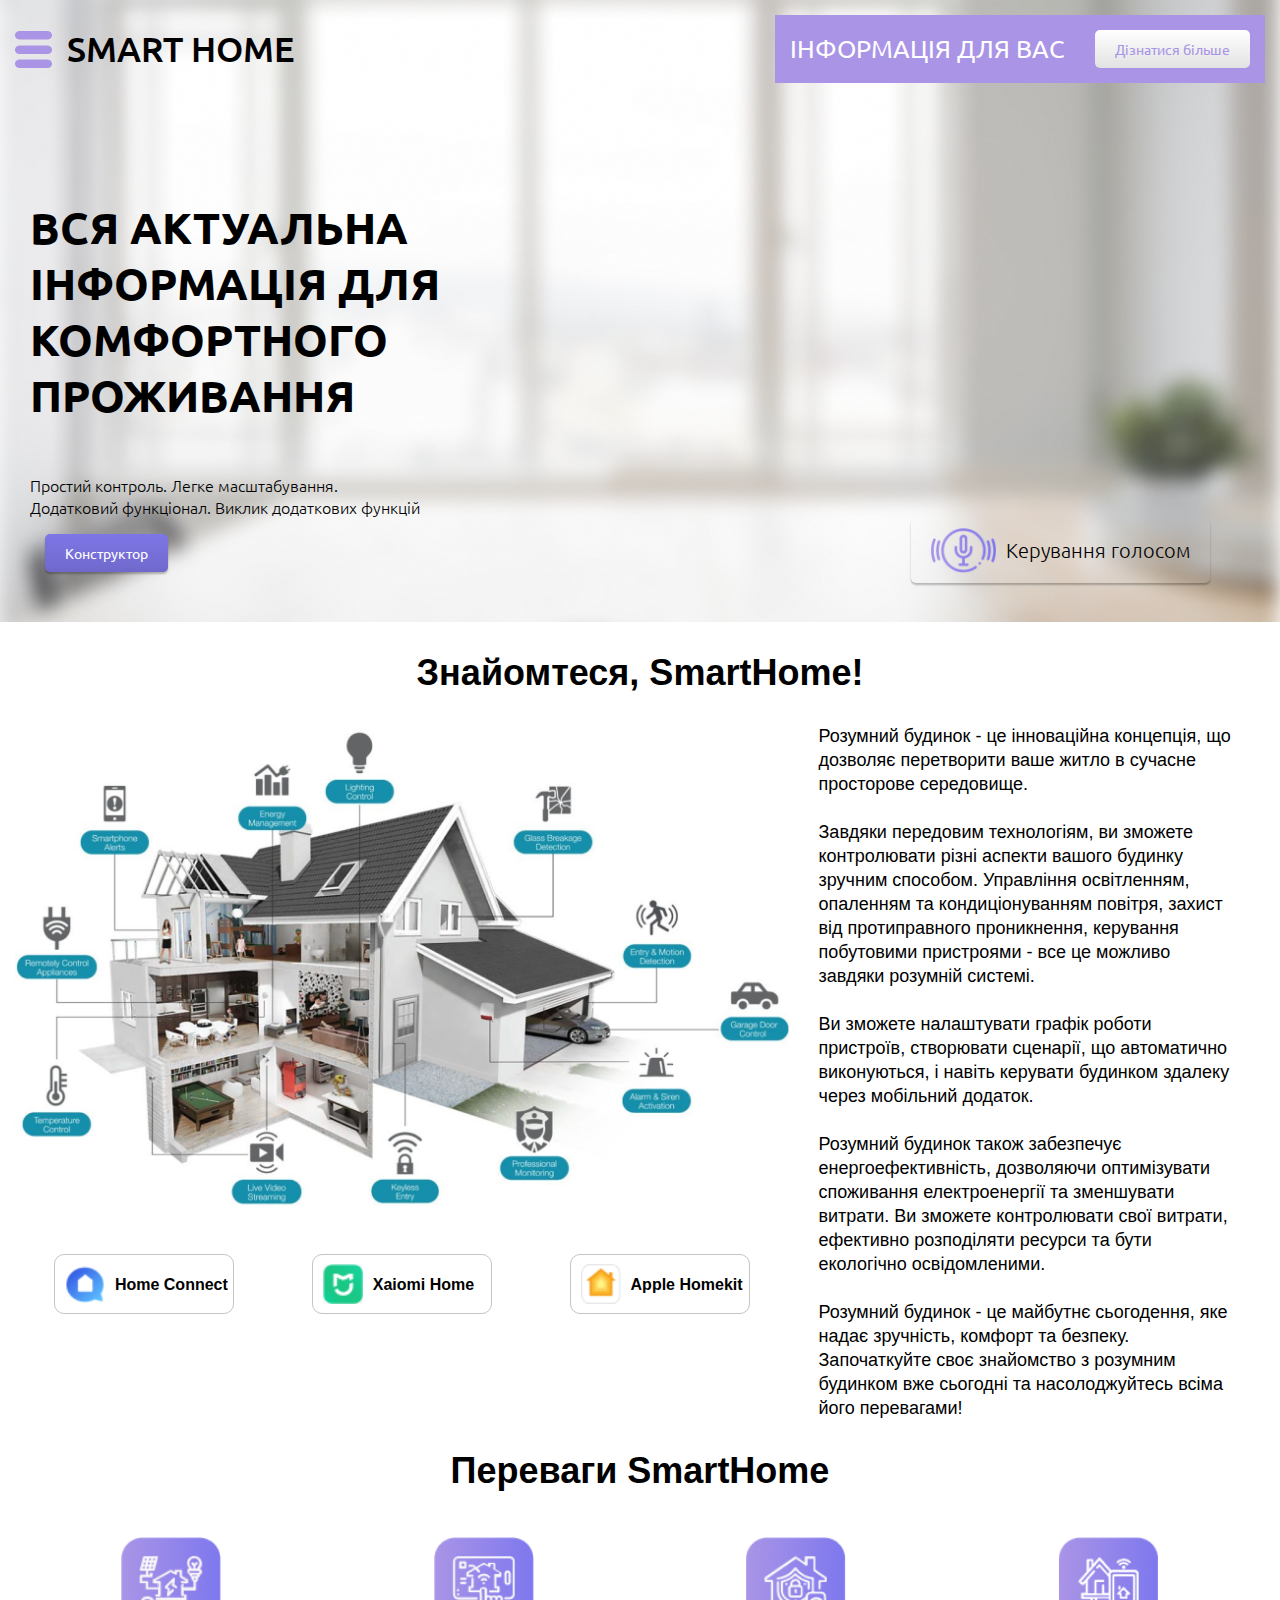
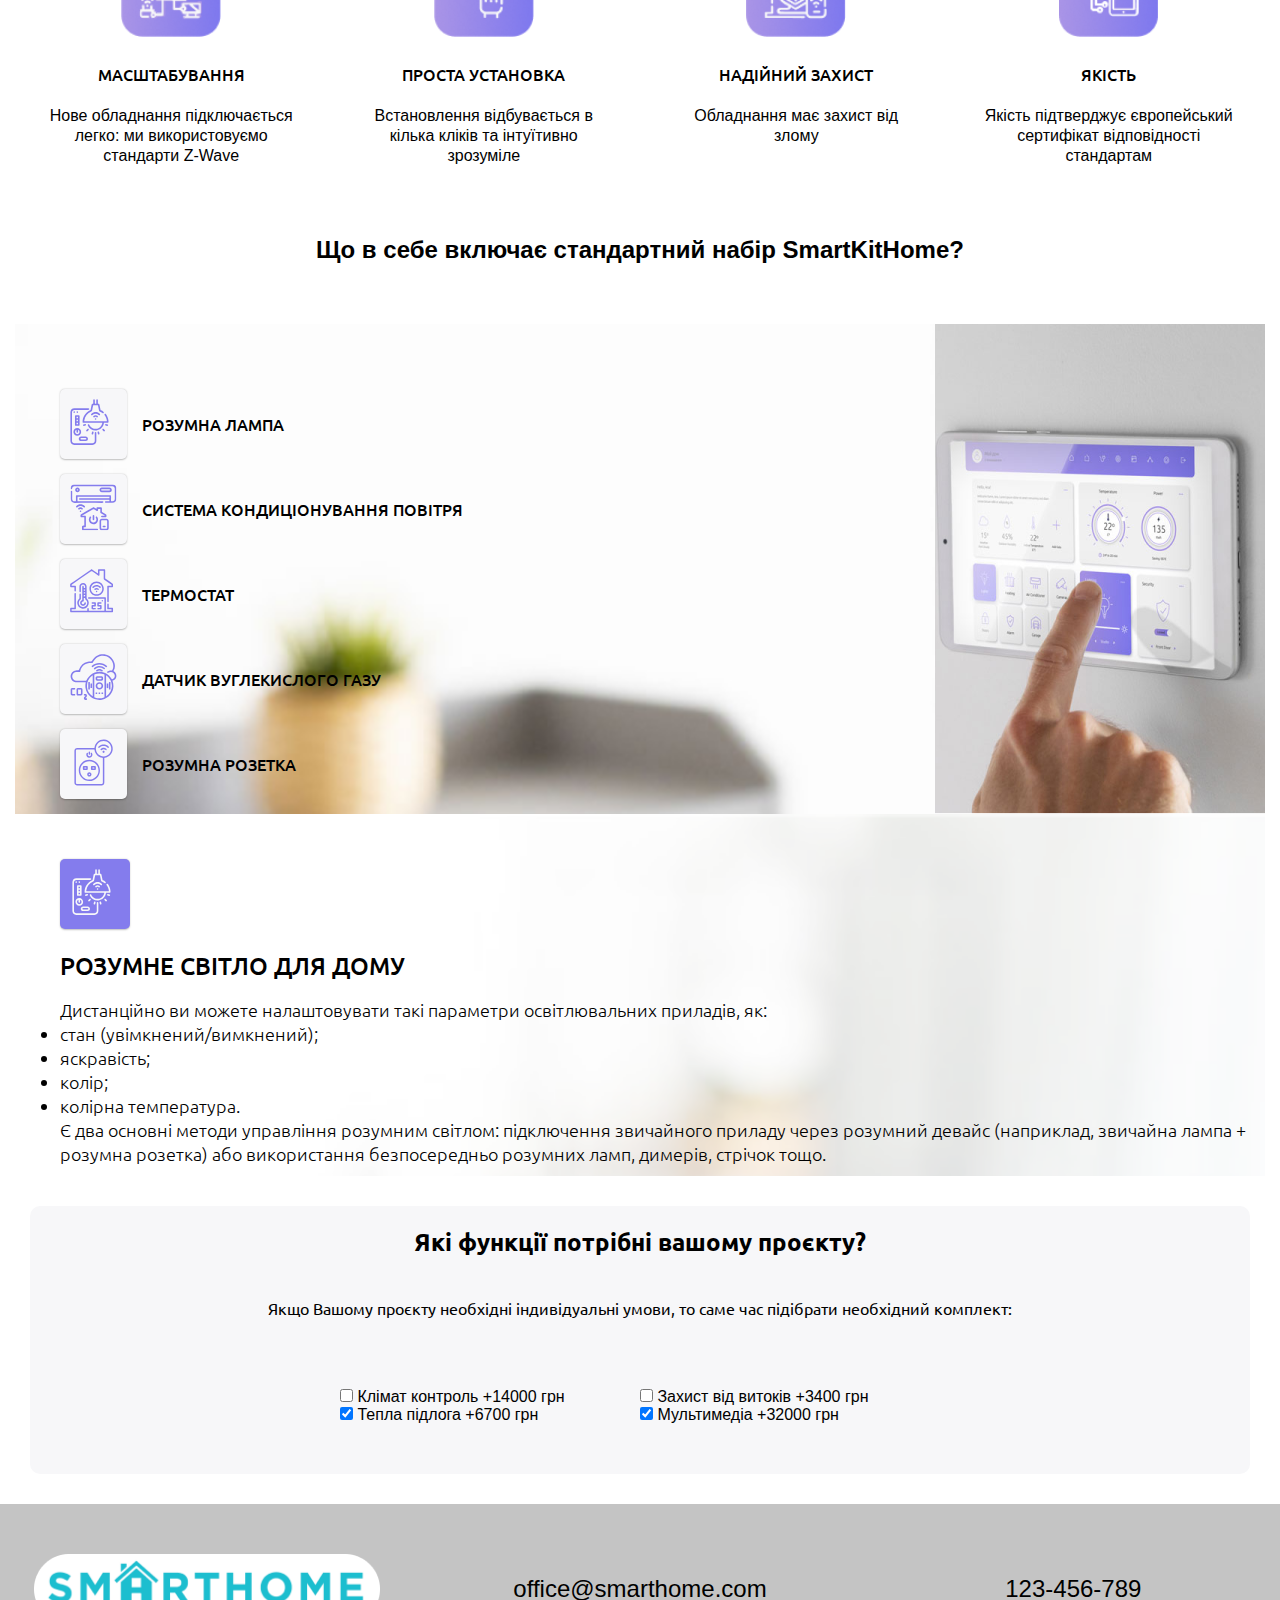
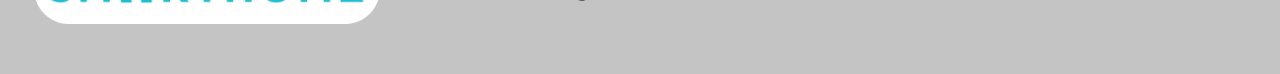
<file: index.html>
<!DOCTYPE html>
<html lang="uk">
<head>
    <meta charset="UTF-8">
    <meta http-equiv="X-UA-Compatible" content="IE=edge">
    <meta name="viewport" content="width=device-width, initial-scale=1.0">
    <title>Smart Home!</title>
    <link rel="shortcut icon" href="img/smart_home_logo.jpg" type="image/x-icon">
    <link href="https://cdn.jsdelivr.net/npm/bootstrap@5.3.0/dist/css/bootstrap.min.css" rel="stylesheet" integrity="sha384-9ndCyUaIbzAi2FUVXJi0CjmCapSmO7SnpJef0486qhLnuZ2cdeRhO02iuK6FUUVM" crossorigin="anonymous">
    <link rel="stylesheet" href="css/index.css">
</head>
<body>
    <div class="wrapper">
        <header class="header">
            <div class="header__container _container">
              <div class="header_first_items">
                <div class="header__left">
                  <img class="head_burger_icon" src="img/burger_icon.png" alt="MENU">
                </div>
                <div class="header__center">
                  <a href="#" class="header__logo">SMART HOME</a>
                </div>
              </div>
              <div class="header__right">
                <div class="head__information">
                  <span>інформація для вас</span>
                  <div class="button__more">
                    <p>Дізнатися більше</p>
                  </div>
                </div>
              </div>
            </div>
          </header>
        <main>
            <!-- MAIN BLOCK START -->
            <div class="main_background">
            
                  <div class="main__text ">
                      <h1>ВСЯ АКТУАЛЬНА ІНФОРМАЦІЯ ДЛЯ 
                          КОМФОРТНОГО ПРОЖИВАННЯ</h1>
                  </div>
                  <div class="subject__text ">
                      <p>Простий контроль. Легке масштабування.<br>
                          Додатковий функціонал. Виклик додаткових функцій</p>
                  </div>
          

                <div class="main_bottom_item _container">
                  <div class="button__constructor">
                    <p>Конструктор</p>
                  </div>
                  <div class="button__voice_control">
                    <img src="img/voice_control_logo.png" alt="Voice logo" class="button_voice_logo"> 
                    <p>Керування голосом</p>
                  </div>                  
                </div>


            </div>
            <!-- MAIN BLOCK FINISH -->

            <!-- MEET BLOCK START -->
            <div class="meet _container">
              <div class="meet__head_text">
                <h2>Знайомтеся, SmartHome!</h2>
              </div>
              <div class="meet__content">
                <div class="meet__background_house">
                  <img src="img/concept_house.png" alt="House">
                  <div class="meet__brands">
                    <div class="meet__brands_logo">
                      <img src="img/home_connect_logo.png" alt="Home Connect Logo" class="logo">
                      <span>Home Connect</span>
                    </div>
                    <div class="meet__brands_logo">
                      <img src="img/xiaomi_home_logo.png" alt="Xaiomi Home Logo" class="logo">
                      <span>Xaiomi Home</span>
                    </div>
                    <div class="meet__brands_logo">
                      <img src="img/apple_homekit_logo.png" alt="Apple Homekit Logo" class="logo">
                      <span>Apple Homekit</span>
                    </div>
                  </div>
                </div>
                <div class="meet__regular_text">
                    <p>Розумний будинок - це інноваційна концепція, що дозволяє перетворити ваше житло в сучасне просторове середовище. 
                      <br><br>
                      Завдяки передовим технологіям, ви зможете контролювати різні аспекти вашого будинку зручним способом.
                      Управління освітленням, опаленням та кондиціонуванням повітря, захист від протиправного проникнення, керування побутовими пристроями - все це можливо завдяки розумній системі. 
                      <br><br>
                      Ви зможете налаштувати графік роботи пристроїв, створювати сценарії, що автоматично виконуються, і навіть керувати будинком здалеку через мобільний додаток.
                      <br><br>
                      Розумний будинок також забезпечує енергоефективність, дозволяючи оптимізувати споживання електроенергії та зменшувати витрати. Ви зможете контролювати свої витрати, ефективно розподіляти ресурси та бути екологічно освідомленими.
                      <br><br>
                      Розумний будинок - це майбутнє сьогодення, яке надає зручність, комфорт та безпеку. Започаткуйте своє знайомство з розумним будинком вже сьогодні та насолоджуйтесь всіма його перевагами!</p>
                </div>

              </div>

            </div>
            <!-- MEET BLOCK FINISH -->

            <!-- advantages BLOCK START-->
            <div class="advantages _container">
              <div class="meet__head_text">
                <h2>Переваги SmartHome</h2>
              </div>
              <div class="advantages__content">
                <div class="advantages__content_item">
                  <img src="img/scaling_icon.png" alt="Scaling icon" class="icon">
                  <span class="advantages__text_main">Масштабування</span>
                  <span class="advantages__text_sub">Нове обладнання підключається легко: ми використовуємо стандарти 
                    Z-Wave</span>

                </div>
                <div class="advantages__content_item">
                  <img src="img/install_icon.png" alt="Install icon" class="icon">
                  <span class="advantages__text_main">проста установка</span>
                  <span class="advantages__text_sub">Встановлення відбувається в кілька кліків та інтуїтивно зрозуміле</span>
                </div>
                <div class="advantages__content_item">
                  <img src="img/defense_icon.png" alt="Defence icon" class="icon">
                  <span class="advantages__text_main">надійний захист</span>
                  <span class="advantages__text_sub">Обладнання має захист від злому</span>
                </div>
                <div class="advantages__content_item">
                  <img src="img/quality_icon.png" alt="Quality icon" class="icon">
                  <span class="advantages__text_main">Якість</span>
                  <span class="advantages__text_sub">Якість підтверджує європейський сертифікат відповідності стандартам</span>
                </div>
              </div>
            </div>
            <!-- advantages BLOCK FINISH -->

            <!-- INCLUDE BLOCK START -->
            <div class="include__container">
              <div class="include__title">
                <h2>Що в себе включає стандартний набір SmartKitHome?</h2>
              </div>
              <div class="include__all_sections">
                <div class="include__all_sections_background"></div>
                <div class="include__directions_colum">
                  <div class="include__directions_colum_cover">
                    <div class="parts">
                      <button class="small_icon_button">
                           <!-- dont work <img src="img/icon_lamp.svg" alt="Snart lamp" class="small_icon"> -->
                           <div class="small_icon">
                            <svg width="47" height="47" viewBox="0 0 47 47"  xmlns="http://www.w3.org/2000/svg">
                                <path d="M25.5938 22.23C29.1489 22.23 32.7039 22.23 36.259 22.23C36.8938 22.23 36.9446 22.1792 36.8557 21.5571C36.5764 19.6145 35.8781 17.8497 34.71 16.2753C34.6465 16.1864 34.5703 16.0976 34.5195 15.996C34.3037 15.6024 34.3799 15.1707 34.6973 14.9295C35.0528 14.6628 35.4972 14.6882 35.8019 15.0564C36.2336 15.5643 36.6018 16.123 36.9192 16.707C37.973 18.6115 38.5571 20.6556 38.5444 22.8522C38.5444 23.5632 38.2777 23.8298 37.5667 23.8298C36.5383 23.8298 35.4972 23.8425 34.4688 23.8298C34.0879 23.8171 33.9355 23.9568 33.872 24.325C33.2372 28.1467 30.3677 30.9145 26.508 31.4351C23.0672 31.8922 19.3471 29.8226 17.9377 26.6612C17.8489 26.458 17.7346 26.2549 17.76 26.0263C17.8108 25.6708 17.9885 25.4042 18.3567 25.3153C18.763 25.2137 19.0931 25.3661 19.2709 25.7343C19.5883 26.3564 19.9184 26.9659 20.4009 27.4991C22.2546 29.556 24.5527 30.2924 27.2063 29.6322C29.9107 28.9592 31.5612 27.1563 32.1961 24.4392C32.323 23.8679 32.3103 23.8679 31.7009 23.8679C25.7843 23.8679 19.8676 23.8679 13.9383 23.8679C13.786 23.8679 13.6209 23.8679 13.4685 23.8679C12.8464 23.8552 12.5671 23.5886 12.5671 22.9664C12.5544 20.6937 13.1765 18.5734 14.2938 16.6181C15.6651 14.2185 17.633 12.4536 20.1343 11.2728C20.4136 11.1459 20.5406 10.9681 20.604 10.6761C20.9342 9.06363 21.2897 7.45116 21.6071 5.826C21.7594 5.02611 22.0388 4.64521 22.864 4.74678C23.2068 4.79757 23.2449 4.56903 23.2449 4.3024C23.2449 3.26128 23.2449 2.20746 23.2449 1.16634C23.2449 0.531504 23.5243 0.201392 24.0321 0.188695C24.54 0.188695 24.832 0.518807 24.832 1.15364C24.832 2.19476 24.8447 3.24858 24.832 4.2897C24.832 4.63251 24.9336 4.77218 25.2891 4.75948C26.4699 4.73409 26.2794 4.88645 26.2921 3.78184C26.3048 2.89308 26.2921 2.00431 26.2921 1.11555C26.2921 0.518807 26.5841 0.188695 27.0666 0.188695C27.5745 0.175998 27.8665 0.518807 27.8792 1.14094C27.8792 2.16937 27.8919 3.21049 27.8792 4.23892C27.8665 4.61982 27.9681 4.77218 28.3871 4.77218C29.1108 4.75948 29.3139 4.92454 29.4663 5.63555C29.8218 7.3115 30.1773 8.98745 30.5201 10.6634C30.5836 11.0062 30.7486 11.184 31.0534 11.3109C31.8913 11.6664 32.6531 12.1489 33.3768 12.6949C33.872 13.0758 33.9863 13.5075 33.6943 13.9137C33.4149 14.32 32.9198 14.3708 32.4373 14.0153C31.5993 13.4059 30.7105 12.8853 29.7456 12.5044C29.352 12.3521 29.1489 12.0727 29.06 11.6664C28.7299 10.054 28.3744 8.4415 28.057 6.82903C27.9808 6.44813 27.8157 6.34656 27.4475 6.34656C26.1906 6.35925 24.9463 6.35925 23.6893 6.34656C23.3211 6.34656 23.1688 6.46083 23.0926 6.82903C22.7879 8.41611 22.4324 9.99049 22.1149 11.5776C22.0134 12.06 21.7721 12.3521 21.3151 12.5552C17.3283 14.2946 15.0175 17.3291 14.2938 21.6079C14.1922 22.23 14.243 22.2808 14.8906 22.2808C18.4583 22.23 22.0261 22.23 25.5938 22.23Z" />
                                <path d="M0.403714 27.5499C0.403714 22.8014 0.403714 18.0655 0.403714 13.317C0.403714 10.8919 2.00349 9.27947 4.42854 9.27947C9.06281 9.27947 13.6971 9.27947 18.3313 9.27947C18.9281 9.27947 19.2582 9.50801 19.3217 9.9524C19.3852 10.4222 19.0931 10.8031 18.6234 10.8666C18.4456 10.8919 18.2806 10.8792 18.1028 10.8792C13.6463 10.8792 9.18978 10.8792 4.72057 10.8792C2.86686 10.8792 1.99079 11.7426 1.99079 13.5836C1.99079 22.941 1.99079 32.3111 1.99079 41.6686C1.99079 42.3669 2.09237 43.0271 2.58753 43.5731C3.07 44.1063 3.69214 44.3222 4.37776 44.3222C10.3706 44.3349 16.3761 44.3349 22.3689 44.3222C23.8544 44.3222 24.7685 43.3572 24.7685 41.8336C24.7812 39.1673 24.7685 36.501 24.7685 33.8347C24.7685 33.2761 25.0225 32.9587 25.4541 32.9079C25.9366 32.8571 26.3302 33.1618 26.3429 33.6697C26.3683 34.1649 26.3556 34.6473 26.3556 35.1425C26.3556 37.4279 26.3556 39.7133 26.3556 41.9987C26.3556 44.2587 24.7177 45.9092 22.4577 45.9092C16.4015 45.9092 10.3325 45.9092 4.27618 45.9092C2.05427 45.9092 0.403714 44.246 0.403714 42.0241C0.391018 37.1993 0.403714 32.3746 0.403714 27.5499Z" />
                                <path d="M9.60876 21.4936C9.60876 22.941 9.60876 24.3758 9.60876 25.8232C9.60876 26.6231 9.36753 26.8643 8.55495 26.8643C7.66618 26.8643 6.77742 26.8643 5.88866 26.8643C5.25382 26.8643 4.9745 26.585 4.9745 25.9755C4.9745 22.9918 4.9745 20.0208 4.9745 17.0371C4.9745 16.415 5.25382 16.1483 5.88866 16.1483C6.82821 16.1357 7.75506 16.1357 8.69461 16.1483C9.34214 16.1483 9.60876 16.4277 9.60876 17.0879C9.60876 18.548 9.60876 20.0208 9.60876 21.4936ZM8.02169 18.4591C8.02169 17.7354 8.02169 17.7354 7.34877 17.7227C6.56158 17.7227 6.56158 17.7227 6.56158 18.421C6.56158 19.1701 6.56158 19.1701 7.24719 19.1701C8.02169 19.1828 8.02169 19.1828 8.02169 18.4591ZM7.31068 20.7699C6.56158 20.7699 6.56158 20.7699 6.56158 21.4174C6.56158 22.2173 6.56158 22.2173 7.24719 22.2173C8.00899 22.2173 8.00899 22.2173 8.02169 21.5444C8.02169 20.7699 8.02169 20.7699 7.31068 20.7699ZM8.02169 24.5408C8.02169 23.8171 8.02169 23.8171 7.34877 23.8171C6.56158 23.8171 6.56158 23.8171 6.56158 24.5281C6.56158 25.2772 6.56158 25.2772 7.25989 25.2772C8.02169 25.2772 8.02169 25.2772 8.02169 24.5408Z" />
                                <path d="M7.2218 36.7677C5.08877 36.755 3.42551 35.0282 3.4509 32.8317C3.4636 30.7241 5.19034 29.0608 7.36146 29.0862C9.4945 29.0989 11.1578 30.8257 11.1324 33.0222C11.1197 35.1298 9.39292 36.7804 7.2218 36.7677ZM8.08517 32.0445C8.08517 32.3239 8.09787 32.6159 8.08517 32.8952C8.05978 33.4031 7.74236 33.7078 7.28528 33.7078C6.82821 33.7078 6.51079 33.3904 6.49809 32.8825C6.4854 32.3619 6.49809 31.8414 6.4854 31.3081C6.4854 31.1812 6.53618 31.0288 6.42191 30.9526C6.28225 30.851 6.15528 31.0034 6.04101 31.0669C5.12686 31.6509 4.79675 32.8825 5.26652 33.8728C5.7363 34.8759 6.90438 35.3837 7.9836 35.0155C8.92315 34.6981 9.43101 33.9998 9.4945 33.0222C9.54528 32.1715 9.18978 31.4859 8.45337 31.0161C8.18674 30.851 8.04708 30.851 8.05978 31.2192C8.09787 31.5113 8.08517 31.7779 8.08517 32.0445Z" />
                                <path d="M13.367 42.1003C12.5925 42.1003 11.818 42.1129 11.0308 42.1003C9.73573 42.0749 8.77079 41.0845 8.77079 39.7768C8.77079 38.4817 9.74843 37.4787 11.0562 37.466C12.6052 37.4533 14.1669 37.4533 15.7158 37.466C17.0109 37.4787 17.9758 38.4817 17.9758 39.7895C17.9758 41.0845 16.9982 42.0749 15.6904 42.1003C14.9286 42.1129 14.1542 42.1003 13.367 42.1003ZM13.3797 40.5132C14.0653 40.5132 14.7382 40.5132 15.4238 40.5132C16.0079 40.5005 16.3634 40.2211 16.3634 39.7895C16.3634 39.3578 16.0079 39.0658 15.4238 39.0658C14.0653 39.0531 12.694 39.0531 11.3355 39.0658C10.7515 39.0658 10.396 39.3578 10.396 39.7895C10.396 40.2211 10.7515 40.5132 11.3355 40.5132C12.0211 40.5132 12.694 40.5132 13.3797 40.5132Z" />
                                <path d="M26.1271 13.0885C27.1936 13.1012 28.5775 13.6344 29.7583 14.7136C30.2154 15.1326 30.2789 15.577 29.9615 15.9579C29.6186 16.3642 29.1743 16.3515 28.6791 15.9198C26.7746 14.2819 24.3876 14.2946 22.4704 15.9579C21.9118 16.4404 21.2008 16.3007 21.0357 15.6532C20.9215 15.2469 21.1373 14.9549 21.4293 14.7009C22.5974 13.6217 23.994 13.0758 26.1271 13.0885Z" />
                                <path d="M25.5684 16.1357C26.3556 16.161 27.0666 16.4023 27.6507 16.9355C28.0443 17.291 28.095 17.7608 27.803 18.1163C27.5237 18.4464 27.0666 18.4845 26.6476 18.2052C25.8224 17.6465 25.3526 17.6465 24.4892 18.2179C24.0702 18.4972 23.6131 18.4464 23.3465 18.0909C23.0672 17.7354 23.118 17.291 23.4989 16.9482C24.0702 16.4023 24.7812 16.161 25.5684 16.1357Z" />
                                <path d="M13.9002 26.9659C13.3797 26.9659 13.113 26.75 13.0115 26.3564C12.9099 25.9501 13.0749 25.62 13.4558 25.4677C14.0145 25.2391 14.5985 25.0741 15.1826 25.0106C15.6143 24.9598 15.919 25.201 16.0206 25.62C16.1221 26.0263 15.9444 26.3564 15.5762 26.5088C15.0175 26.75 14.4208 26.8643 13.9002 26.9659Z" />
                                <path d="M21.6325 34.6727C21.7213 34.1522 21.861 33.5554 22.1022 32.9841C22.2546 32.6286 22.5847 32.4762 22.9656 32.5524C23.3592 32.6413 23.6258 32.8952 23.6004 33.3269C23.5497 33.9744 23.3719 34.6092 23.1053 35.1933C22.9529 35.5488 22.6101 35.6884 22.2292 35.5742C21.8229 35.4599 21.6198 35.1806 21.6325 34.6727Z" />
                                <path d="M29.5044 34.66C29.5044 35.206 29.2885 35.4726 28.8949 35.5742C28.514 35.6758 28.1712 35.5234 28.0189 35.1679C27.7776 34.5838 27.5999 33.9744 27.5364 33.3396C27.4983 32.9206 27.7522 32.6413 28.1458 32.5524C28.5267 32.4635 28.8695 32.6032 29.0219 32.9587C29.2885 33.53 29.4028 34.1522 29.5044 34.66Z" />
                                <path d="M37.2239 26.9659C36.7034 26.8516 36.0685 26.7373 35.4972 26.4707C35.1544 26.3057 35.002 25.9755 35.1036 25.5946C35.2052 25.2137 35.4718 24.9725 35.8654 24.9979C36.5256 25.0487 37.1731 25.2264 37.7699 25.5058C38.1 25.6581 38.2143 26.0009 38.1127 26.3564C38.0111 26.7627 37.7445 26.9786 37.2239 26.9659Z" />
                                <path d="M18.8265 30.4828C18.8265 31.0542 17.4426 32.4635 16.9347 32.4508C16.6046 32.4381 16.3634 32.2604 16.2237 31.9683C16.084 31.689 16.1094 31.397 16.3126 31.1685C16.7062 30.7368 17.1252 30.3178 17.5568 29.9242C17.7981 29.7083 18.1028 29.6957 18.3948 29.848C18.6742 30.0131 18.8011 30.2543 18.8265 30.4828Z" />
                                <path d="M35.0147 31.6128C34.9639 31.981 34.8243 32.2223 34.5195 32.3619C34.2275 32.5016 33.9482 32.4762 33.7197 32.2731C33.288 31.8795 32.869 31.4732 32.4881 31.0288C32.2214 30.7114 32.2468 30.3432 32.5262 30.0385C32.7801 29.7464 33.1356 29.6449 33.4657 29.8607C34.0244 30.2416 34.4941 30.7495 34.9004 31.2954C34.9766 31.397 34.9893 31.5367 35.0147 31.6128Z" />
                                <path d="M5.02528 13.1139C5.02528 13.5836 4.68248 13.9137 4.2127 13.9137C3.76832 13.901 3.43821 13.5709 3.43821 13.1266C3.43821 12.6568 3.78102 12.3267 4.25079 12.3267C4.70787 12.3394 5.02528 12.6695 5.02528 13.1139Z" />
                                <path d="M8.07247 13.1392C8.05978 13.5963 7.70427 13.9264 7.2345 13.9137C6.79011 13.8883 6.4727 13.5455 6.4854 13.1012C6.49809 12.6441 6.8536 12.314 7.32337 12.3267C7.76775 12.3521 8.08517 12.6949 8.07247 13.1392Z" />
                                <path d="M25.6065 19.1828C26.0509 19.1955 26.3683 19.5384 26.3556 19.9827C26.3429 20.4398 25.9874 20.7826 25.5303 20.7572C25.0733 20.7318 24.7431 20.3763 24.7812 19.9066C24.8066 19.4749 25.1621 19.1702 25.6065 19.1828Z" />
                              </svg>
                          </div>
                      </button>
                      <span class="advantages__text_main">розумна лампа</span>
                    </div>
                    <div class="parts">
                      <button class="small_icon_button">
                        <div class="small_icon">
                          <svg width="47" height="47" viewBox="0 0 47 47" fill="none" xmlns="http://www.w3.org/2000/svg">
                            <g clip-path="url(#clip0_47_57)">
                              <path d="M23.5289 0.494263C29.8391 0.494263 36.162 0.494263 42.4722 0.494263C44.4148 0.494263 45.9257 1.72584 46.3066 3.61763C46.3574 3.84617 46.3574 4.08741 46.3574 4.32864C46.3574 7.8837 46.3701 11.4388 46.3574 14.9938C46.3574 17.1903 44.6941 18.8409 42.4976 18.8536C40.3138 18.8663 38.1173 18.8536 35.9335 18.8536C35.8446 18.8536 35.743 18.8536 35.6542 18.8536C35.1844 18.8155 34.8797 18.4981 34.8797 18.0537C34.8797 17.6093 35.1844 17.2792 35.6668 17.2792C36.7461 17.2665 37.8253 17.2538 38.9045 17.2792C39.3108 17.2919 39.4758 17.1903 39.4631 16.7586C39.425 15.6794 39.5774 15.8191 38.5236 15.8191C29.1027 15.8191 19.6691 15.8191 10.2482 15.8191C10.0578 15.8191 9.86732 15.8318 9.67687 15.8064C9.27057 15.7556 8.99125 15.4382 8.99125 15.0319C8.99125 14.6129 9.25788 14.2955 9.66417 14.2447C9.85462 14.2193 10.0451 14.232 10.2355 14.232C19.7453 14.232 29.2424 14.232 38.7521 14.2193C38.9807 14.2193 39.3362 14.3717 39.4251 14.0543C39.5139 13.6734 39.5139 13.2671 39.4124 12.8735C39.387 12.7846 39.26 12.7719 39.1584 12.7719C39.0315 12.7719 38.9045 12.7719 38.7775 12.7719C28.5948 12.7719 18.3994 12.7719 8.21676 12.7719C7.53114 12.7719 7.53114 12.7719 7.53114 13.4448C7.53114 14.524 7.55653 15.6032 7.51844 16.6825C7.50574 17.1776 7.6581 17.2919 8.14057 17.2919C16.1394 17.2792 24.1383 17.2792 32.1372 17.2792C32.3276 17.2792 32.5181 17.2665 32.7085 17.2919C33.1529 17.33 33.4322 17.6474 33.4322 18.0791C33.4322 18.5108 33.1402 18.8155 32.6958 18.8663C32.5562 18.879 32.4165 18.879 32.2642 18.879C23.0591 18.879 13.8541 18.8536 4.649 18.9044C2.4017 18.9171 0.509906 17.1268 0.586086 14.8287C0.662266 12.4799 0.598782 10.131 0.598782 7.78212C0.598782 7.64246 0.586086 7.4901 0.611479 7.35044C0.649569 6.90606 0.979681 6.62673 1.41137 6.62673C1.84305 6.62673 2.14777 6.91875 2.18586 7.36313C2.19856 7.5028 2.19856 7.64246 2.19856 7.79482C2.19856 10.0802 2.19856 12.3656 2.19856 14.651C2.19856 16.4031 3.08732 17.2919 4.83945 17.2919C5.94406 17.2919 5.94406 17.2919 5.94406 16.1873C5.94406 14.8541 5.94406 13.521 5.94406 12.1879C5.94406 11.4641 6.19799 11.1975 6.909 11.1975C17.9678 11.1975 29.0265 11.1975 40.0853 11.1975C40.7709 11.1975 41.0375 11.4641 41.0375 12.1498C41.0375 13.6861 41.0502 15.2223 41.0248 16.7713C41.0248 17.203 41.1645 17.3427 41.5708 17.3046C41.8501 17.2792 42.1421 17.3046 42.4215 17.2919C43.8054 17.2411 44.7449 16.3523 44.7576 14.9811C44.783 11.4768 44.783 7.97257 44.7576 4.45561C44.7449 3.07168 43.8054 2.18291 42.4342 2.13213C42.2818 2.11943 42.1167 2.13213 41.9644 2.13213C29.636 2.13213 17.3075 2.13213 4.97912 2.13213C4.76327 2.13213 4.53473 2.11943 4.31889 2.14482C3.06193 2.29718 2.37631 3.00819 2.19856 4.32864C2.12238 4.91269 1.80496 5.20471 1.32249 5.16662C0.865412 5.12853 0.611479 4.78572 0.611479 4.21437C0.611479 2.27179 2.32552 0.545049 4.31889 0.532353C8.28024 0.494263 12.267 0.494263 16.241 0.494263C18.6788 0.494263 21.1038 0.494263 23.5289 0.494263Z" fill="#847CED"/>
                              <path d="M20.0627 46.2656C17.7519 46.2656 15.4284 46.2656 13.1177 46.2656C12.2543 46.2656 12.0257 46.037 12.0257 45.161C12.0257 44.2849 12.0257 43.4215 12.0257 42.5455C12.0257 41.9233 12.3051 41.644 12.9272 41.6313C13.2573 41.6186 13.6001 41.6186 13.9302 41.6313C14.2223 41.644 14.3238 41.517 14.3111 41.2377C14.3111 38.7365 14.2984 36.2226 14.3111 33.7213C14.3111 33.3912 14.1715 33.315 13.8794 33.315C13.0669 33.3277 12.267 33.3277 11.4544 33.315C10.7688 33.315 10.5148 33.0484 10.5021 32.3628C10.5021 31.9692 10.5148 31.5629 10.5021 31.1693C10.4768 30.6995 10.6926 30.3948 11.0989 30.179C15.0475 27.9698 18.9835 25.7478 22.9194 23.5259C23.3257 23.2974 23.6939 23.3101 24.0875 23.5386C24.7731 23.9322 25.4715 24.3131 26.1571 24.7067C26.4364 24.8718 26.4999 24.7956 26.5126 24.5036C26.5507 23.5005 26.703 23.3482 27.6934 23.3482C28.7853 23.3482 29.8772 23.3482 30.9818 23.3482C31.6293 23.3482 31.9087 23.6275 31.9087 24.275C31.9213 25.3035 31.934 26.3446 31.896 27.373C31.8833 27.8047 32.0356 28.0332 32.4038 28.2237C33.5465 28.8331 34.6638 29.506 35.8065 30.1282C36.2763 30.3821 36.5175 30.7122 36.4794 31.2709C36.454 31.6772 36.4794 32.0962 36.4667 32.5024C36.454 33.0103 36.162 33.3023 35.6542 33.3023C34.3972 33.315 33.1529 33.315 31.896 33.3023C31.3881 33.3023 31.0707 32.9722 31.0707 32.5024C31.0707 32.0327 31.3881 31.728 31.896 31.7153C32.7085 31.7026 33.5084 31.7153 34.321 31.7026C34.4988 31.7026 34.7654 31.8168 34.8162 31.5756C34.867 31.3597 34.5876 31.309 34.4226 31.2201C33.2672 30.5599 32.1118 29.8996 30.9437 29.2648C30.4866 29.0109 30.2708 28.6935 30.2962 28.1602C30.3216 27.246 30.2835 26.3192 30.3089 25.405C30.3216 25.0241 30.1819 24.8972 29.8137 24.9226C29.3693 24.948 28.9249 24.9353 28.4806 24.9226C28.2012 24.9099 28.0743 25.0241 28.087 25.3035C28.0997 25.5701 28.087 25.8367 28.087 26.116C28.0743 26.9667 27.5029 27.3095 26.7411 26.8905C25.7762 26.3573 24.8239 25.8367 23.8844 25.2781C23.6051 25.113 23.3765 25.113 23.0972 25.2781C19.6056 27.2587 16.1014 29.214 12.6098 31.182C12.5082 31.2328 12.4193 31.2963 12.3178 31.3471C12.2289 31.4105 12.1019 31.4613 12.14 31.601C12.1781 31.7406 12.3178 31.7153 12.4193 31.7153C13.2446 31.7153 14.0699 31.7153 14.8952 31.7153C15.6443 31.7153 15.8982 31.9692 15.8982 32.7183C15.8982 35.8797 15.8982 39.0285 15.8982 42.19C15.8982 42.9645 15.6443 43.2057 14.8698 43.2057C14.7936 43.2057 14.7174 43.2057 14.6285 43.2057C13.5239 43.2057 13.4859 43.2565 13.6128 44.3484C13.6382 44.5642 13.7271 44.6658 13.9429 44.6531C14.0826 44.6531 14.2223 44.6531 14.3746 44.6531C18.5264 44.6531 22.6909 44.6531 26.8427 44.6531C27.0205 44.6531 27.1982 44.6404 27.3633 44.6658C27.7949 44.7039 28.087 45.034 28.087 45.4657C28.087 45.8974 27.7949 46.2148 27.3506 46.2402C27.0458 46.2656 26.7538 46.2529 26.4491 46.2529C24.3161 46.2656 22.183 46.2656 20.0627 46.2656Z" fill="#847CED"/>
                              <path d="M38.7521 40.5521C38.7521 41.6821 38.7521 42.7994 38.7521 43.9294C38.7394 45.288 37.7745 46.2656 36.4033 46.2656C34.8924 46.2783 33.3942 46.2783 31.8833 46.2656C30.512 46.2529 29.5471 45.2879 29.5471 43.9167C29.5344 41.644 29.5344 39.384 29.5471 37.1113C29.5471 35.7401 30.5247 34.7751 31.8833 34.7751C33.3942 34.7625 34.8924 34.7625 36.4033 34.7751C37.7745 34.7878 38.7394 35.7401 38.7394 37.1113C38.7521 38.2667 38.7521 39.4094 38.7521 40.5521ZM31.1342 40.5267C31.1342 41.5932 31.1215 42.6471 31.1342 43.7136C31.1342 44.3865 31.4135 44.6785 32.0864 44.6785C33.4449 44.6912 34.8162 44.6912 36.1747 44.6785C36.873 44.6785 37.1524 44.3865 37.1524 43.6882C37.1524 41.5805 37.1524 39.4729 37.1524 37.3653C37.1524 36.6542 36.873 36.3749 36.1747 36.3749C34.8289 36.3622 33.483 36.3622 32.1372 36.3749C31.4135 36.3749 31.1342 36.6542 31.1342 37.3907C31.1215 38.4318 31.1342 39.4729 31.1342 40.5267Z" fill="#847CED"/>
                              <path d="M35.6922 3.54145C36.9492 3.54145 38.1935 3.54145 39.4504 3.54145C40.8217 3.55415 41.7993 4.53179 41.7993 5.87763C41.7993 7.18538 40.7963 8.16302 39.4504 8.17572C36.9238 8.18842 34.4099 8.18842 31.8833 8.17572C30.512 8.17572 29.5344 7.18538 29.5344 5.83954C29.5344 4.53179 30.5247 3.55415 31.8706 3.54145C33.1529 3.54145 34.4226 3.54145 35.6922 3.54145ZM35.6669 6.58864C36.8095 6.58864 37.9522 6.58864 39.0949 6.58864C39.7933 6.58864 40.1742 6.32201 40.1742 5.85224C40.1742 5.38246 39.7933 5.12853 39.0822 5.12853C36.7969 5.12853 34.5115 5.12853 32.2261 5.12853C31.9975 5.12853 31.7817 5.12853 31.5785 5.21741C31.3119 5.34437 31.1595 5.56021 31.1595 5.85224C31.1595 6.14426 31.3119 6.3601 31.5912 6.48707C31.7817 6.57594 31.9848 6.57594 32.2007 6.57594C33.3561 6.58864 34.5115 6.58864 35.6669 6.58864Z" fill="#847CED"/>
                              <path d="M23.4527 40.1712C19.9865 40.1585 17.7773 36.4638 19.4025 33.4166C19.5041 33.2262 19.631 33.0357 19.758 32.858C20.0627 32.4771 20.4944 32.4009 20.8499 32.6294C21.2181 32.8707 21.3324 33.3404 21.0784 33.7594C20.8245 34.1911 20.596 34.6101 20.5198 35.1053C20.2659 36.7304 21.3451 38.2413 22.9702 38.4953C24.6462 38.7619 26.1317 37.6954 26.3983 36.0321C26.5253 35.283 26.3602 34.6228 25.9793 33.988C25.8905 33.8356 25.7889 33.6959 25.7381 33.5309C25.6111 33.1373 25.8016 32.7437 26.1698 32.5786C26.538 32.4009 26.9189 32.5152 27.2109 32.896C28.252 34.2292 28.3536 36.3368 27.4521 37.8858C26.6269 39.3459 25.154 40.1839 23.4527 40.1712Z" fill="#847CED"/>
                              <path d="M10.4006 20.301C12.1527 20.301 13.5239 20.8596 14.7047 21.9262C15.1618 22.3452 15.238 22.7895 14.9079 23.1704C14.5778 23.564 14.0953 23.5513 13.6128 23.1323C11.7337 21.4945 9.33406 21.5072 7.42956 23.145C7.01058 23.5132 6.61698 23.5513 6.27417 23.272C5.82979 22.9165 5.85518 22.3705 6.35035 21.9262C7.54383 20.8596 8.92777 20.2756 10.4006 20.301Z" fill="#847CED"/>
                              <path d="M9.80383 5.86493C9.80383 7.17269 8.7881 8.17572 7.48035 8.17572C6.1726 8.17572 5.16957 7.15999 5.16957 5.85224C5.16957 4.54449 6.1726 3.54145 7.49305 3.54145C8.8008 3.54145 9.80383 4.55718 9.80383 5.86493ZM6.78204 5.85224C6.76934 6.20774 7.11215 6.56325 7.46765 6.57594C7.82316 6.58864 8.17867 6.24583 8.19136 5.89033C8.20406 5.53482 7.86125 5.17932 7.50574 5.16662C7.13754 5.14123 6.78204 5.48404 6.78204 5.85224Z" fill="#847CED"/>
                              <path d="M24.278 33.6705C24.278 34.2927 24.2907 34.9021 24.278 35.5242C24.2653 36.0321 23.9606 36.3495 23.5035 36.3622C23.021 36.3749 22.6909 36.0448 22.6909 35.5115C22.6782 34.28 22.6782 33.0484 22.6909 31.8041C22.6909 31.2836 22.9956 30.9788 23.4654 30.9662C23.9479 30.9535 24.2653 31.2836 24.278 31.8168C24.278 32.439 24.278 33.0484 24.278 33.6705Z" fill="#847CED"/>
                              <path d="M10.5148 23.3609C11.302 23.3863 12.0003 23.6275 12.5971 24.1481C12.9907 24.5036 13.0542 24.9733 12.7621 25.3289C12.4701 25.6844 12.013 25.7097 11.5687 25.405C10.8069 24.8718 10.2355 24.8718 9.48642 25.3923C9.04204 25.6971 8.58496 25.6717 8.29294 25.3162C7.98822 24.948 8.0644 24.4655 8.49608 24.11C9.08013 23.6148 9.76574 23.3863 10.5148 23.3609Z" fill="#847CED"/>
                              <path d="M10.5148 26.4081C10.9846 26.4081 11.3274 26.7509 11.3147 27.2079C11.3147 27.6523 10.9846 27.9824 10.5402 27.9824C10.0705 27.9824 9.72765 27.6396 9.74035 27.1826C9.74035 26.7382 10.0705 26.4081 10.5148 26.4081Z" fill="#847CED"/>
                              <path d="M34.1813 41.6313C34.4353 41.6313 34.6892 41.6186 34.9431 41.6313C35.4129 41.6567 35.7049 41.9868 35.7049 42.4312C35.7049 42.8629 35.4129 43.193 34.9685 43.2057C34.4226 43.2311 33.8639 43.2311 33.3053 43.2057C32.8736 43.1803 32.5816 42.8375 32.5943 42.4185C32.5943 41.9868 32.8863 41.6694 33.3307 41.644C33.61 41.6186 33.8893 41.644 34.1813 41.6313C34.1813 41.644 34.1813 41.644 34.1813 41.6313Z" fill="#847CED"/>
                            </g>
                            <defs>
                              <clipPath id="clip0_47_57">
                                 <rect width="45.7967" height="45.784" fill="white" transform="translate(0.572968 0.494263)"/>
                              </clipPath>
                            </defs>
                          </svg>
                        </div>
                      </button>
                      <span class="advantages__text_main">система кондиціонування повітря</span>
                    </div>
                    <div class="parts">
                      <button class="small_icon_button">
                        <div class="small_icon">
                          <svg width="47" height="47" viewBox="0 0 47 47" fill="none" xmlns="http://www.w3.org/2000/svg">
                            <path d="M21.6023 43.2285C14.8306 43.2285 8.07095 43.2285 1.29934 43.2285C0.299669 43.2285 0.144958 43.0737 0.144958 42.0503C0.144958 41.2767 0.144958 40.5031 0.144958 39.7296C0.144958 39.1464 0.406777 38.8846 0.98992 38.8727C1.96579 38.8608 2.95357 38.8489 3.92944 38.8727C4.33407 38.8846 4.42928 38.7418 4.42928 38.361C4.41738 33.8982 4.41738 29.4353 4.41738 24.9725C4.41738 24.2108 4.63159 23.8776 5.14333 23.8776C5.67887 23.8657 5.90499 24.1989 5.90499 24.9844C5.90499 29.7566 5.90499 34.5289 5.90499 39.3131C5.90499 40.158 5.70267 40.3603 4.84581 40.3603C3.90564 40.3603 2.97737 40.3722 2.0372 40.3603C1.73968 40.3603 1.60877 40.4436 1.62067 40.765C1.64447 41.9075 1.50166 41.7289 2.54894 41.7289C7.26169 41.7408 11.9744 41.7289 16.6991 41.7408C17.1394 41.7408 17.3179 41.6456 17.2822 41.1696C17.2465 40.6698 17.2703 40.158 17.2822 39.6582C17.2941 39.1822 17.5798 38.8846 18.0201 38.8846C18.4604 38.8846 18.7579 39.1702 18.7698 39.6463C18.7817 40.1699 18.7936 40.6936 18.7698 41.2053C18.746 41.6099 18.8769 41.7408 19.2935 41.7408C22.352 41.7289 25.4224 41.7289 28.481 41.7289C30.2899 41.7289 32.1107 41.717 33.9197 41.7408C34.3124 41.7408 34.4195 41.6099 34.4195 41.2291C34.4076 37.5398 34.4076 33.8506 34.4195 30.1613C34.4195 29.7328 34.2648 29.6495 33.8721 29.6495C28.9689 29.6614 24.0538 29.6614 19.1507 29.6614C18.9841 29.6614 18.8174 29.6733 18.6627 29.6495C18.2581 29.6019 17.9844 29.3044 17.9963 28.8998C18.0082 28.519 18.2581 28.2214 18.6508 28.1738C18.7817 28.1619 18.9127 28.1619 19.0555 28.1619C24.3157 28.1619 29.5877 28.1619 34.8479 28.1619C35.7167 28.1619 35.9071 28.3523 35.9071 29.2449C35.9071 33.2198 35.919 37.1828 35.8952 41.1577C35.8952 41.6099 36.0142 41.7408 36.4665 41.7289C37.9779 41.7051 39.5012 41.7051 41.0126 41.7289C41.4053 41.7289 41.5719 41.6456 41.56 41.2172C41.5243 40.2413 41.6552 40.3722 40.6913 40.3603C39.8463 40.3484 39.0013 40.3603 38.1445 40.3603C37.5137 40.3603 37.2638 40.1104 37.2638 39.4559C37.2638 38.1349 37.2638 36.8139 37.2638 35.481C37.2638 34.8978 37.5375 34.5765 38.0136 34.5884C38.4896 34.5884 38.7514 34.9097 38.7514 35.5048C38.7514 36.4092 38.7514 37.3137 38.7514 38.2301C38.7514 38.8727 38.7514 38.8727 39.4179 38.8727C40.3223 38.8727 41.2268 38.8727 42.1432 38.8727C42.7858 38.8727 43.0357 39.1226 43.0357 39.7653C43.0357 40.5984 43.0357 41.4314 43.0357 42.2645C43.0357 42.9904 42.7977 43.2166 42.0718 43.2166C35.2645 43.2285 28.4334 43.2285 21.6023 43.2285Z" fill="#847CED"/>
                            <path d="M37.2876 24.9725C37.2876 22.5685 37.2876 20.1526 37.2876 17.7487C37.2876 16.987 37.5018 16.7609 38.2635 16.7609C39.168 16.7609 40.0724 16.7728 40.9888 16.749C41.1911 16.749 41.5124 16.8799 41.5481 16.5705C41.5838 16.2492 41.7147 15.8564 41.322 15.5946C40.6437 15.1424 39.9772 14.6663 39.2989 14.2022C37.6089 13.0359 35.9309 11.8696 34.2291 10.7152C33.8602 10.4653 33.7055 10.1559 33.7055 9.71556C33.7174 7.26398 33.7055 4.8124 33.7174 2.34892C33.7174 1.94429 33.6102 1.80147 33.1937 1.81338C32.1226 1.83718 31.0516 1.83718 29.9805 1.81338C29.5758 1.80147 29.4806 1.94429 29.4806 2.32511C29.5044 3.4795 29.4806 4.64579 29.4925 5.80017C29.4925 6.1453 29.433 6.46662 29.1117 6.64514C28.7666 6.82365 28.4572 6.72844 28.1477 6.51423C26.1246 5.12182 24.1014 3.72942 22.1021 2.32511C21.7332 2.0752 21.4832 2.0752 21.1143 2.32511C14.7473 6.74034 8.36847 11.1318 1.98959 15.5351C1.68017 15.7493 1.52546 16.2611 1.65637 16.5943C1.73967 16.8085 1.91819 16.749 2.0729 16.749C3.02497 16.749 3.97704 16.749 4.92911 16.749C5.70267 16.749 5.91688 16.9751 5.92879 17.7249C5.92879 18.9983 5.92879 20.2836 5.92879 21.5569C5.92879 22.1877 5.67887 22.509 5.19093 22.5209C4.70299 22.5209 4.44117 22.2115 4.44117 21.5807C4.44117 20.6287 4.42927 19.6766 4.44117 18.7245C4.45308 18.3675 4.34597 18.2247 3.96514 18.2366C2.98927 18.2604 2.00149 18.2485 1.02562 18.2366C0.418676 18.2366 0.168757 17.9748 0.156856 17.3678C0.144955 16.7728 0.180658 16.1777 0.144955 15.5827C0.121154 15.1305 0.299667 14.8329 0.668594 14.583C3.06067 12.9407 5.44085 11.2865 7.83293 9.64416C12.1529 6.66894 16.473 3.68181 20.793 0.706593C21.5427 0.194855 21.6499 0.194855 22.3877 0.694693C24.1133 1.88478 25.839 3.07487 27.5646 4.26496C27.6836 4.34826 27.7907 4.52678 27.9454 4.41967C28.0525 4.34826 27.993 4.16975 27.993 4.03884C27.993 3.09867 27.993 2.1704 27.993 1.23023C27.993 0.587584 28.2429 0.337666 28.8856 0.337666C30.6826 0.337666 32.4797 0.337666 34.2886 0.337666C34.955 0.337666 35.1931 0.587585 35.1931 1.26593C35.1931 3.84843 35.205 6.44282 35.1812 9.02531C35.1812 9.39424 35.3002 9.62036 35.5977 9.82267C37.8708 11.3698 40.1319 12.9407 42.405 14.4878C42.8572 14.7972 43.0952 15.1424 43.0476 15.7017C43 16.273 43.0476 16.8561 43.0357 17.4392C43.0238 17.9629 42.762 18.2366 42.2265 18.2366C41.2744 18.2485 40.3223 18.2366 39.3703 18.2366C38.7514 18.2366 38.7514 18.2366 38.7514 18.8435C38.7514 23.2112 38.7514 27.5907 38.7514 31.9583C38.7514 32.1011 38.7514 32.2558 38.7514 32.3987C38.7395 32.9104 38.4658 33.2198 38.0136 33.2198C37.5613 33.2198 37.2757 32.9223 37.2638 32.4106C37.2519 31.7084 37.2638 31.0182 37.2638 30.316C37.2757 28.5428 37.2876 26.7576 37.2876 24.9725Z" fill="#847CED"/>
                            <path d="M16.6396 23.1517C16.6396 25.0677 16.6515 26.9838 16.6277 28.9117C16.6277 29.2687 16.7348 29.5187 16.9847 29.7686C19.1626 31.8631 19.4125 35.1954 17.5441 37.4922C16.0326 39.3488 14.0452 40.0509 11.7245 39.5154C9.39194 38.968 7.90433 37.4327 7.4045 35.0764C6.97606 33.0294 7.54731 31.2205 9.08252 29.7567C9.33244 29.5187 9.43955 29.2925 9.43955 28.9474C9.41575 27.8168 9.42765 26.6862 9.42765 25.5557C9.42765 24.9249 9.68947 24.6155 10.1774 24.6155C10.6653 24.6155 10.9153 24.9368 10.9153 25.5795C10.9153 26.9362 10.9034 28.281 10.9272 29.6377C10.9272 30.0304 10.7962 30.316 10.4868 30.554C9.52285 31.3038 8.98731 32.2797 8.8207 33.4935C8.54698 35.5881 10.1774 37.7422 12.2839 38.0992C14.6283 38.4919 17.1275 36.9091 17.2584 34.0529C17.3179 32.7081 16.7824 31.5418 15.7351 30.6849C15.3067 30.3398 15.0687 29.9828 15.1401 29.4353C15.1877 29.0664 15.0449 28.9355 14.664 28.9474C13.6406 28.9831 13.7834 28.8403 13.7715 29.8162C13.7596 30.3755 13.7715 30.9468 13.7715 31.5061C13.7715 32.244 13.6406 32.3987 12.9027 32.5415C11.9506 32.72 11.4627 33.4578 11.7126 34.3147C11.8673 34.8621 12.4386 35.2787 13.0217 35.2906C13.5811 35.3025 14.1642 34.8621 14.3189 34.3147C14.3665 34.16 14.3784 33.9934 14.4141 33.8387C14.4974 33.3983 14.8068 33.1484 15.2234 33.1841C15.628 33.2198 15.8898 33.5173 15.9017 33.9696C15.9374 35.1835 15.033 36.3736 13.8072 36.7068C12.4981 37.0638 11.1414 36.5045 10.4868 35.3263C9.66566 33.8387 10.2488 32.0178 11.8197 31.3038C12.1768 31.1372 12.2839 30.9349 12.272 30.5659C12.2601 26.353 12.2601 22.152 12.2601 17.9391C12.2601 17.7725 12.2482 17.6059 12.272 17.4512C12.3077 17.0346 12.6052 16.7728 13.0098 16.7609C13.4144 16.7609 13.7239 17.0227 13.7477 17.4393C13.7715 17.8082 13.7596 18.1771 13.7596 18.5579C13.7596 18.8079 13.8548 18.9031 14.1047 18.9031C15.3543 18.8912 15.1044 19.034 15.1282 17.9391C15.1282 17.7606 15.1401 17.5821 15.1163 17.4036C14.9735 16.1897 14.0452 15.3328 12.9503 15.3923C11.7602 15.4637 10.9272 16.3563 10.9153 17.6178C10.9034 19.1887 10.9034 20.7715 10.9153 22.3424C10.9153 22.6756 10.832 22.9613 10.5225 23.1398C10.0346 23.4135 9.43955 23.0922 9.42765 22.5209C9.41575 20.712 9.36814 18.8912 9.43955 17.0822C9.52285 15.2019 11.2604 13.8214 13.2835 13.8928C15.033 13.9523 16.592 15.5351 16.6158 17.2964C16.6515 19.2482 16.6396 21.1999 16.6396 23.1517ZM15.152 21.0452C15.152 20.3788 15.152 20.3788 14.4617 20.3788C13.7834 20.3788 13.7834 20.3788 13.7834 21.0571C13.7834 21.7474 13.7834 21.7474 14.4974 21.7474C15.152 21.7474 15.152 21.7474 15.152 21.0452ZM15.152 23.9371C15.152 23.235 15.152 23.235 14.4974 23.235C13.7834 23.235 13.7834 23.235 13.7834 23.8776C13.7834 24.6036 13.7834 24.6036 14.4617 24.6036C15.1401 24.6036 15.1401 24.6036 15.152 23.9371ZM14.4617 27.4598C15.1401 27.4598 15.1401 27.4598 15.152 26.841C15.152 26.1031 15.152 26.1031 14.4974 26.1031C13.7953 26.1031 13.7953 26.1031 13.7953 26.7457C13.7834 27.4598 13.7834 27.4598 14.4617 27.4598Z" fill="#847CED"/>
                            <path d="M33.7769 19.6647C33.7769 23.6158 30.5874 26.8052 26.6363 26.8052C22.6138 26.8052 19.4363 23.6396 19.4363 19.629C19.4363 15.6184 22.6138 12.4647 26.6482 12.4647C30.6112 12.4647 33.7769 15.6541 33.7769 19.6647ZM26.6363 13.9642C23.5064 14.0237 20.9596 16.3682 20.9477 19.629C20.9358 22.7589 23.3636 25.27 26.5768 25.2938C29.6948 25.3176 32.2178 22.9375 32.2654 19.6885C32.3011 16.5824 29.921 14.0713 26.6363 13.9642Z" fill="#847CED"/>
                            <path d="M23.7682 33.1722C24.2323 33.1722 24.6846 33.1603 25.1487 33.1722C25.6367 33.1841 25.9104 33.4578 25.9104 33.9696C25.9223 34.8859 25.9223 35.8142 25.9104 36.7306C25.8985 37.2304 25.6367 37.5041 25.1368 37.516C24.5894 37.5279 24.0419 37.5398 23.4826 37.516C23.1375 37.5041 23.0423 37.635 23.0542 37.9564C23.078 39.0513 22.9352 38.8608 23.9705 38.8846C24.3752 38.8965 24.7679 38.8727 25.1725 38.8965C25.6129 38.9203 25.8985 39.2179 25.8985 39.6344C25.8985 40.0509 25.6129 40.3723 25.1725 40.3723C24.2085 40.3842 23.2446 40.3842 22.2687 40.3723C21.8284 40.3604 21.5546 40.0747 21.5546 39.6225C21.5427 38.6823 21.5427 37.7541 21.5546 36.8139C21.5665 36.3141 21.8284 36.0522 22.3282 36.0403C22.8756 36.0284 23.4231 36.0165 23.9824 36.0403C24.3276 36.0522 24.4228 35.9213 24.4109 35.6C24.3871 34.5051 24.5299 34.6955 23.4945 34.6717C23.0899 34.6598 22.6971 34.6836 22.2925 34.6598C21.8522 34.636 21.5665 34.3385 21.5665 33.922C21.5665 33.5054 21.8403 33.196 22.2925 33.1841C22.7923 33.1603 23.2803 33.1722 23.7682 33.1722Z" fill="#847CED"/>
                            <path d="M29.4568 40.3723C28.9927 40.3723 28.5405 40.3842 28.0763 40.3723C27.5884 40.3604 27.3028 40.0748 27.2909 39.6463C27.279 39.1941 27.5884 38.8966 28.0882 38.8847C28.6357 38.8728 29.1831 38.8728 29.7425 38.8847C30.0162 38.8847 30.159 38.8133 30.1471 38.5157C30.1233 37.3138 30.2661 37.5399 29.2069 37.528C28.8261 37.5161 28.4334 37.5399 28.0525 37.5161C27.5765 37.5042 27.3028 37.2304 27.3028 36.7544C27.2909 35.8142 27.2909 34.886 27.3028 33.9458C27.3147 33.446 27.5884 33.1841 28.0882 33.1722C29.0046 33.1603 29.9329 33.1603 30.8492 33.1722C31.3372 33.1722 31.6228 33.4698 31.6347 33.8982C31.6466 34.3504 31.3372 34.648 30.8373 34.6599C30.2899 34.6718 29.7425 34.6718 29.1831 34.6599C28.9094 34.6599 28.7666 34.7313 28.7785 35.0288C28.8023 36.2308 28.6595 36.0047 29.7187 36.0166C30.0995 36.0285 30.4922 36.0047 30.873 36.0285C31.3491 36.0404 31.6228 36.3141 31.6228 36.7901C31.6347 37.7303 31.6347 38.6586 31.6228 39.5987C31.6109 40.0986 31.3372 40.3604 30.8373 40.3723C30.3851 40.3842 29.921 40.3723 29.4568 40.3723Z" fill="#847CED"/>
                            <path d="M32.3487 31.0301C32.7653 31.042 33.0628 31.3633 33.0509 31.7798C33.039 32.2082 32.7058 32.5296 32.2773 32.5058C31.8489 32.482 31.5395 32.1487 31.5752 31.7084C31.599 31.3038 31.9322 31.0182 32.3487 31.0301Z" fill="#847CED"/>
                            <path d="M26.3983 16.023C28.1477 16.023 29.4568 16.5705 30.5636 17.6059C31.0159 18.0224 31.004 18.5579 30.5755 18.8674C30.2304 19.1054 29.921 19.0697 29.5282 18.7245C28.838 18.1057 28.0525 17.7011 27.1124 17.594C25.8033 17.4392 24.6846 17.832 23.7087 18.6888C23.4945 18.8793 23.2684 19.0578 22.959 19.0102C22.6614 18.9626 22.4472 18.7959 22.3401 18.4984C22.233 18.2009 22.3163 17.9391 22.5305 17.7249C22.9233 17.3083 23.3755 16.9751 23.8753 16.7133C24.7322 16.2492 25.6367 15.9992 26.3983 16.023Z" fill="#847CED"/>
                            <path d="M28.8618 20.2955C28.8499 20.5335 28.7309 20.7596 28.481 20.9024C28.1953 21.0571 27.8978 21.0452 27.6479 20.8429C27.3504 20.6049 27.0291 20.4383 26.6363 20.4383C26.2674 20.4383 25.9461 20.5573 25.6486 20.7834C25.232 21.1047 24.7679 21.0571 24.5061 20.7001C24.2442 20.355 24.3276 19.9384 24.7084 19.5933C25.7676 18.665 27.5289 18.6769 28.5524 19.629C28.7785 19.8432 28.8499 20.0098 28.8618 20.2955Z" fill="#847CED"/>
                            <path d="M26.5887 21.7474C27.0291 21.7474 27.3504 22.0687 27.3385 22.4971C27.3266 22.9136 27.0291 23.2231 26.6125 23.2231C26.1722 23.2231 25.8509 22.9017 25.8628 22.4733C25.8628 22.0568 26.1722 21.7593 26.5887 21.7474Z" fill="#847CED"/>
                          </svg>
                        </div>
                      </button>
                      <span class="advantages__text_main">термостат</span>
                    </div>
                    <div class="parts">
                      <button class="small_icon_button">
                        <div class="small_icon">
                          <svg width="47" height="47" viewBox="0 0 47 47" fill="none" xmlns="http://www.w3.org/2000/svg">
                            <path d="M46.3281 22.6697C45.9357 24.3104 45.056 25.5706 43.4985 26.284C43.2726 26.391 43.0348 26.4861 42.7851 26.5455C42.4523 26.6169 42.4523 26.7714 42.5593 27.0449C45.5196 35.2245 40.5262 43.9868 31.9661 45.6631C24.3096 47.1493 16.6768 41.7754 15.5236 34.0832C15.262 32.2998 15.2977 30.5403 15.7019 28.7807C15.8327 28.2338 15.8208 28.2338 15.2263 28.2338C12.373 28.2338 9.51959 28.2338 6.66622 28.2338C3.61073 28.2338 1.1497 26.2127 0.686029 23.1809C0.139133 19.5548 2.81417 16.7371 5.86965 16.4042C6.70189 16.3091 7.53412 16.3447 8.36635 16.3447C8.73491 16.3447 8.87758 16.214 8.98458 15.8692C10.3399 11.4227 13.3003 8.70008 17.8419 7.71329C18.9119 7.4874 19.9938 7.47551 21.0757 7.51118C21.4562 7.52307 21.6702 7.39229 21.8485 7.0594C22.7164 5.50193 23.727 4.06336 25.1299 2.9339C26.9727 1.45965 29.0295 0.556086 31.3598 0.25886C31.4192 0.246971 31.4787 0.223193 31.5262 0.211304C32.4179 0.211304 33.3096 0.211304 34.2013 0.211304C34.2726 0.235082 34.3439 0.25886 34.4153 0.270749C38.1722 0.817645 41.1207 2.67234 43.0705 5.90616C45.163 9.37776 45.7099 13.0277 43.6412 16.7609C43.5223 16.9749 43.5936 17.0819 43.7719 17.1889C44.2356 17.4861 44.6636 17.8309 45.0322 18.247C45.7099 19.0198 46.0784 19.9233 46.3281 20.8982C46.3281 21.4808 46.3281 22.0753 46.3281 22.6697ZM7.92646 17.9498C7.92646 17.9617 7.92646 17.9735 7.92646 17.9973C7.22501 17.9973 6.52355 17.9141 5.83399 18.0092C3.61073 18.3302 2.07705 20.3514 2.21972 22.6935C2.3505 24.8097 4.27652 26.6407 6.44033 26.6525C9.60281 26.6763 12.7653 26.6525 15.9397 26.6644C16.2488 26.6644 16.4152 26.5574 16.5341 26.2721C17.4615 24.1558 18.8406 22.3725 20.6359 20.9101C24.9991 17.3791 31.2052 16.8322 36.1154 19.5548C38.3743 20.8031 40.1696 22.5389 41.4892 24.7741C41.62 25 41.727 25.2021 42.0599 25.1307C43.4034 24.8097 44.3069 24.0132 44.6755 22.6697C45.0678 21.2192 44.4258 19.5667 43.1537 18.6631C41.8459 17.7358 40.0863 17.712 38.7429 18.568C38.4694 18.7463 38.2554 19.1862 37.9106 19.0673C37.6015 18.9603 37.3875 18.6037 37.126 18.3659C36.9238 18.1757 36.9476 18.033 37.1497 17.8547C38.3505 16.7727 39.7416 16.2496 41.3585 16.4042C41.8102 16.4517 42.0956 16.3447 42.3215 15.9286C43.4272 13.9788 43.5223 11.922 43.0229 9.79388C41.8102 4.68159 36.912 1.15054 31.5619 1.82821C28.875 2.173 26.6636 3.37379 24.8802 5.38304C24.0242 6.34605 23.4298 7.4874 22.7878 8.58119C22.5738 8.94975 22.336 9.09242 21.908 9.08053C20.6121 9.05676 19.3162 9.02109 18.044 9.28265C13.9304 10.103 10.9819 13.1941 10.2567 17.4504C10.1854 17.8547 10.0308 17.9735 9.65037 17.9617C9.0797 17.9379 8.49713 17.9498 7.92646 17.9498ZM24.3096 31.8599C24.3096 35.4742 24.3096 39.0766 24.2977 42.6909C24.2977 43.0594 24.3809 43.2972 24.7614 43.4399C27.8525 44.6288 30.9318 44.6288 34.0229 43.4399C34.3677 43.3091 34.4866 43.0951 34.4866 42.7384C34.4747 35.4861 34.4747 28.2457 34.4866 20.9934C34.4866 20.6248 34.3677 20.4227 34.0229 20.2919C30.9555 19.1149 27.8882 19.0911 24.8089 20.28C24.4285 20.4227 24.3096 20.6367 24.3096 21.0409C24.3215 24.6433 24.3096 28.2576 24.3096 31.8599ZM22.7045 31.8599C22.7045 28.5905 22.7045 25.321 22.7045 22.0634C22.7045 21.885 22.7997 21.6235 22.6094 21.5284C22.4311 21.4451 22.2884 21.6829 22.122 21.778C22.0982 21.7899 22.0744 21.8137 22.0506 21.8256C18.3532 24.7027 16.6055 28.4478 17.0335 33.1321C17.3783 36.8771 19.2211 39.8137 22.2409 42.037C22.3598 42.1321 22.4905 42.3223 22.657 42.2272C22.7759 42.1559 22.7164 41.9538 22.7164 41.8111C22.7045 38.494 22.7045 35.177 22.7045 31.8599ZM36.0916 21.3738C36.0916 21.6354 36.0916 21.8018 36.0916 21.9564C36.0916 28.5667 36.0916 35.177 36.0916 41.7873C36.0916 41.9419 36.0084 42.1559 36.1629 42.2391C36.3175 42.3104 36.4483 42.1202 36.5791 42.037C42.0243 38.2206 43.4866 30.7186 39.8842 25.1426C38.9093 23.6446 37.6847 22.42 36.0916 21.3738Z" fill="#847CED"/>
                            <path d="M6.53544 37.7569C6.53544 37.0436 6.53544 36.3302 6.53544 35.6169C6.54733 34.7371 7.04667 34.1308 7.91457 34.0594C8.99647 33.9643 10.0784 33.9643 11.1603 34.0594C11.9212 34.1308 12.4205 34.6301 12.48 35.391C12.5989 36.9485 12.5751 38.5059 12.4919 40.0634C12.4443 40.9551 11.8261 41.4901 10.9344 41.502C9.98326 41.5258 9.03214 41.5258 8.08102 41.502C7.14178 41.4782 6.54733 40.8362 6.53544 39.897C6.53544 39.1717 6.53544 38.4703 6.53544 37.7569ZM8.10479 37.7569C8.10479 38.3157 8.11668 38.8864 8.10479 39.4452C8.09291 39.8018 8.18802 39.9564 8.58036 39.9445C9.21048 39.9207 9.85248 39.9207 10.4945 39.9445C10.8155 39.9564 10.9463 39.8494 10.9463 39.5165C10.9344 38.3633 10.9344 37.21 10.9463 36.0449C10.9463 35.712 10.8155 35.605 10.4945 35.6169C9.85248 35.6288 9.22237 35.6288 8.58036 35.6169C8.23557 35.605 8.09291 35.7239 8.11668 36.0806C8.11668 36.6275 8.10479 37.1981 8.10479 37.7569Z" fill="#847CED"/>
                            <path d="M2.21972 37.7926C2.21972 38.3514 2.23161 38.9221 2.20783 39.4808C2.19594 39.8375 2.33861 39.9445 2.68339 39.9326C3.34918 39.9088 4.01496 39.9445 4.69264 39.9207C5.03742 39.9088 5.18009 40.0277 5.1682 40.3844C5.14442 41.6684 5.29898 41.4782 4.09819 41.502C3.49184 41.5139 2.8855 41.5139 2.26727 41.502C1.26859 41.4782 0.662251 40.86 0.662251 39.8732C0.662251 38.4584 0.662251 37.0555 0.662251 35.6407C0.662251 34.7252 1.16159 34.1545 2.06516 34.0475C2.96873 33.9524 3.87229 34.0238 4.77586 34.0119C5.0612 34.0119 5.1682 34.1545 5.1682 34.428C5.15631 35.8309 5.32276 35.5931 4.03874 35.6169C3.56318 35.6288 3.08762 35.6288 2.61205 35.6169C2.32672 35.605 2.20783 35.7239 2.21972 36.0092C2.21972 36.6037 2.21972 37.1981 2.21972 37.7926Z" fill="#847CED"/>
                            <path d="M14.941 39.9326C15.4284 39.9207 15.9159 39.8969 16.3439 40.2417C17.081 40.8362 17.1761 42.2153 16.5104 42.9405C16.2488 43.2259 15.9635 43.4874 15.69 43.7609C15.5711 43.8798 15.4522 43.9987 15.5236 44.1889C15.5949 44.3672 15.7732 44.3197 15.9159 44.3316C17.0454 44.3553 16.9265 44.1294 16.9502 45.4372C16.9502 45.782 16.8314 45.9247 16.4866 45.9009C16.1893 45.8771 15.8921 45.889 15.5949 45.9009C14.9053 45.9366 14.3465 45.6988 14.0612 45.0568C13.7521 44.3553 13.7521 43.6301 14.2633 43C14.513 42.6909 14.8221 42.4293 15.1074 42.1559C15.2382 42.0251 15.4166 41.8943 15.3333 41.6684C15.2501 41.4425 15.0242 41.5257 14.8697 41.5257C13.7878 41.502 13.8829 41.6803 13.8591 40.5152C13.8472 40.0634 14.0137 39.8851 14.4535 39.9445C14.6081 39.9564 14.7746 39.9326 14.941 39.9326Z" fill="#847CED"/>
                            <path d="M29.2079 8.99732C32.3228 9.0211 34.8314 10.0554 37.019 11.9339C37.2092 12.1004 37.2092 12.2193 37.0665 12.4095C36.3651 13.3963 36.3651 13.3963 35.4021 12.6591C31.7521 9.82955 26.7944 9.87711 23.2039 12.778C22.4668 13.3725 22.4668 13.3725 21.8842 12.6354C21.4919 12.136 21.4919 12.1479 21.9674 11.7437C24.1431 9.96033 26.6042 9.00921 29.2079 8.99732Z" fill="#847CED"/>
                            <path d="M29.41 11.9458C31.4906 11.9696 33.2858 12.671 34.8076 14.0977C35.0573 14.3236 35.0929 14.4782 34.8314 14.7397C34.0943 15.4768 34.1061 15.4887 33.3096 14.8705C30.8367 12.9564 27.4839 13.0634 25.1418 15.1796C24.8446 15.4531 24.6781 15.465 24.3928 15.1677C23.6081 14.3593 23.5962 14.3712 24.5117 13.6459C25.9503 12.5046 27.5791 11.9458 29.41 11.9458Z" fill="#847CED"/>
                            <path d="M29.4813 14.8824C30.7059 14.8943 31.7878 15.4174 32.6913 16.3685C32.8578 16.5469 32.8935 16.6895 32.7032 16.856C32.6676 16.8798 32.6438 16.9154 32.6081 16.9511C32.3585 17.177 32.1801 17.5574 31.8591 17.6169C31.5262 17.6644 31.3598 17.2483 31.1101 17.0462C30.0282 16.1902 28.4945 16.2734 27.4602 17.2721C26.9608 17.7595 27.0441 17.7952 26.509 17.2602C25.8195 16.5706 25.8195 16.5706 26.5804 15.9405C27.3769 15.2628 28.3162 14.8943 29.4813 14.8824Z" fill="#847CED"/>
                            <path d="M29.3743 35.605C27.3532 35.5812 25.6649 33.8692 25.653 31.8599C25.653 29.8269 27.4007 28.0911 29.4219 28.1268C31.4906 28.1625 33.1788 29.8745 33.1431 31.9075C33.1075 33.9286 31.3717 35.6288 29.3743 35.605ZM29.41 34C30.6345 34 31.5381 33.0845 31.5381 31.8599C31.5381 30.6354 30.6227 29.7318 29.3981 29.7318C28.1854 29.7318 27.2699 30.6592 27.2699 31.8718C27.2699 33.0964 28.1854 34 29.41 34Z" fill="#847CED"/>
                            <path d="M29.3862 26.7833C28.7204 26.7833 28.0546 26.7952 27.3769 26.7833C26.2713 26.7596 25.6768 26.1651 25.6411 25.0713C25.6293 24.6552 25.6174 24.2391 25.653 23.823C25.7125 22.8956 26.2356 22.2893 27.1511 22.2536C28.6491 22.206 30.1471 22.206 31.6451 22.2536C32.5725 22.2893 33.1075 22.9432 33.1312 23.8824C33.1431 24.2866 33.1431 24.679 33.1312 25.0832C33.1075 26.1175 32.5011 26.7477 31.4668 26.7714C30.7772 26.7952 30.0876 26.7833 29.3862 26.7833ZM29.3505 25.1664C29.8142 25.1664 30.266 25.1664 30.7297 25.1664C31.55 25.1664 31.5381 25.1664 31.5381 24.3223C31.5381 23.9537 31.4073 23.823 31.0388 23.8348C30.0758 23.8467 29.1127 23.8348 28.1378 23.8348C27.1867 23.8348 27.1986 23.8348 27.2462 24.7741C27.2581 25.0594 27.3651 25.1783 27.6504 25.1783C28.2211 25.1664 28.7917 25.1664 29.3505 25.1664Z" fill="#847CED"/>
                            <path d="M26.4139 40.004C26.295 40.004 26.1761 40.004 26.0573 40.004C25.9978 40.004 25.9265 40.0159 25.8789 39.9921C25.4271 39.6948 25.7125 39.2431 25.653 38.8626C25.6174 38.6367 25.6887 38.4465 25.974 38.4465C26.0335 38.4465 26.0929 38.4465 26.1524 38.4465C27.3769 38.4703 27.2462 38.2444 27.2581 39.576C27.2581 39.897 27.1392 40.0515 26.8063 40.0158C26.6755 39.9921 26.5447 40.004 26.4139 40.004Z" fill="#847CED"/>
                            <path d="M29.3624 40.004C29.2435 40.004 29.1246 40.004 29.0057 40.004C28.9463 40.004 28.875 40.0159 28.8274 39.9921C28.3637 39.7067 28.661 39.2431 28.5896 38.8745C28.554 38.6605 28.6134 38.4465 28.9106 38.4465C28.982 38.4465 29.0533 38.4465 29.1365 38.4465C30.3135 38.4584 30.1946 38.2682 30.2065 39.5165C30.2065 39.8732 30.0995 40.0515 29.7191 40.0158C29.6002 39.9921 29.4813 40.004 29.3624 40.004Z" fill="#847CED"/>
                            <path d="M32.3347 40.004C31.5262 40.004 31.5262 40.004 31.5262 39.2074C31.5262 38.4346 31.5262 38.4346 32.3109 38.4346C33.1312 38.4346 33.1312 38.4346 33.1312 39.2549C33.1431 40.004 33.1431 40.004 32.3347 40.004Z" fill="#847CED"/>
                            <path d="M18.3056 31.8481C18.3056 30.7662 18.3175 29.6843 18.2937 28.6024C18.2818 28.2338 18.4245 28.103 18.7812 28.103C20.0771 28.1149 19.8512 28.0198 19.8631 29.1493C19.875 31.1109 19.8512 33.0607 19.875 35.0224C19.875 35.4742 19.7442 35.6288 19.2924 35.6169C18.1392 35.5931 18.3056 35.6882 18.2937 34.6063C18.3056 33.6909 18.3056 32.7754 18.3056 31.8481Z" fill="#847CED"/>
                            <path d="M20.5289 31.8124C20.5289 31.218 20.5407 30.6235 20.5289 30.029C20.517 29.7318 20.624 29.601 20.9331 29.601C22.3003 29.6129 22.0744 29.4584 22.0863 30.7067C22.0982 31.6816 22.0744 32.6684 22.0863 33.6433C22.0863 33.9762 21.9793 34.1189 21.6226 34.1189C20.3148 34.0951 20.5407 34.2734 20.517 33.0608C20.5289 32.6446 20.5289 32.2285 20.5289 31.8124Z" fill="#847CED"/>
                            <path d="M40.4787 31.8718C40.4787 32.9537 40.4668 34.0356 40.4787 35.1175C40.4787 35.4742 40.3717 35.6288 40.0031 35.6169C38.731 35.5931 38.9212 35.712 38.9093 34.5707C38.8974 32.5971 38.9212 30.6235 38.8974 28.6499C38.8974 28.2457 39.0163 28.0911 39.4324 28.103C40.6808 28.1268 40.4549 28.0436 40.4787 29.1017C40.4906 30.029 40.4787 30.9445 40.4787 31.8718Z" fill="#847CED"/>
                            <path d="M36.698 31.8719C36.698 31.2655 36.7098 30.6592 36.698 30.0528C36.698 29.7318 36.8168 29.601 37.1497 29.6129C38.4932 29.6367 38.303 29.4346 38.3149 30.7543C38.3268 31.7173 38.303 32.6803 38.3149 33.6433C38.3149 34 38.196 34.1427 37.8274 34.1308C36.5553 34.0951 36.7217 34.2972 36.7098 33.037C36.6861 32.6328 36.698 32.2523 36.698 31.8719Z" fill="#847CED"/>
                          </svg>  
                        </div>
                      </button>
                      <span class="advantages__text_main">датчик вуглекислого газу</span>
                    </div>
                    <div class="parts">
                      <button class="small_icon_button">
                        <div class="small_icon">
                          <svg width="47" height="47" viewBox="0 0 45 53" fill="none" xmlns="http://www.w3.org/2000/svg">
                            <path d="M0.988415 31.2673C0.988415 25.3296 1.01731 19.3918 0.973968 13.4396C0.945074 11.6337 2.28866 10.1601 4.23902 10.1746C10.4368 10.2324 16.6202 10.189 22.818 10.2035C23.3525 10.2035 23.5837 10.1312 23.6704 9.49555C24.4216 4.15012 29.247 0.278292 34.6357 0.682811C40.3424 1.10178 44.6476 6.17271 44.1564 11.8938C43.7519 16.6469 39.9378 20.6198 35.2281 21.1977C34.8236 21.2411 34.6935 21.4144 34.708 21.79C34.7224 21.9634 34.708 22.1512 34.708 22.3246C34.708 31.1229 34.708 39.9067 34.708 48.705C34.708 49.1529 34.6935 49.6152 34.5779 50.0486C34.2457 51.3633 33.1043 52.2734 31.7463 52.3023C31.6741 52.3023 31.6018 52.3023 31.5296 52.3023C22.399 52.3023 13.254 52.3023 4.12344 52.3023C2.5487 52.3023 1.37849 51.4066 1.0462 49.933C0.973968 49.6441 0.988415 49.3262 0.988415 49.0229C0.988415 43.114 0.988415 37.1907 0.988415 31.2673ZM2.63539 31.2096C2.63539 37.0462 2.63539 42.8684 2.63539 48.705C2.63539 48.9795 2.63539 49.254 2.66428 49.514C2.72207 50.1064 3.14103 50.5542 3.73337 50.6265C3.97897 50.6554 4.23902 50.6554 4.48462 50.6554C13.384 50.6554 22.2835 50.6554 31.1829 50.6554C31.3996 50.6554 31.6163 50.6554 31.833 50.6409C32.382 50.612 32.7287 50.2942 32.931 49.8174C33.061 49.5285 33.0466 49.2251 33.0466 48.9073C33.0466 43.1284 33.0466 37.3496 33.0466 31.5707C33.0466 28.3346 33.0466 25.1129 33.0466 21.8767C33.0466 21.4867 33.0032 21.2555 32.512 21.1977C27.9756 20.6343 24.2627 16.9936 23.6559 12.4572C23.5693 11.8504 23.3525 11.7782 22.8469 11.7782C16.7358 11.8071 10.6246 11.7926 4.49906 11.7926C3.0399 11.7926 2.63539 12.1972 2.63539 13.6563C2.63539 19.5074 2.63539 25.3585 2.63539 31.2096ZM42.5239 10.998C42.5094 6.12937 38.7098 2.34423 33.8556 2.34423C29.0014 2.34423 25.1873 6.20161 25.2018 11.0847C25.2162 15.8812 29.1025 19.6808 33.9567 19.6663C38.7098 19.6374 42.5383 15.7656 42.5239 10.998Z" fill="#847CED"/>
                            <path d="M29.7671 35.486C29.7671 42.0449 24.4361 47.4193 17.9204 47.4337C11.1881 47.4482 5.84264 42.1027 5.87154 35.3559C5.90043 29.0136 10.9569 23.5237 17.7615 23.4948C25.0284 23.466 29.8971 29.476 29.7671 35.486ZM7.53296 35.4571C7.51851 41.1926 12.0838 45.729 17.8482 45.7867C23.078 45.8301 28.1345 41.6404 28.1634 35.5582C28.1923 29.5626 23.497 25.1996 17.9204 25.1418C12.156 25.084 7.5474 29.6927 7.53296 35.4571Z" fill="#847CED"/>
                            <path d="M14.3953 17.3837C14.3953 17.037 14.5109 16.5747 14.7421 16.1268C15.0166 15.5923 15.4355 15.4045 15.8834 15.6212C16.3024 15.8234 16.4468 16.2568 16.2301 16.7769C16.0568 17.2248 15.9412 17.6582 16.0856 18.135C16.389 19.1318 17.3859 19.6808 18.3972 19.3774C19.3218 19.1029 19.8563 18.0772 19.5674 17.1237C19.5241 16.9648 19.4518 16.8203 19.394 16.6758C19.2351 16.228 19.394 15.8234 19.7841 15.6212C20.1742 15.4334 20.6076 15.5634 20.8532 15.9824C21.2866 16.748 21.4022 17.5715 21.2144 18.4384C20.8387 20.1142 19.1484 21.3133 17.4437 21.0966C15.6378 20.851 14.2942 19.2907 14.3953 17.3837Z" fill="#847CED"/>
                            <path d="M18.7006 16.0113C18.6717 16.3869 18.715 16.7625 18.6139 17.1381C18.4983 17.586 18.2094 17.846 17.7615 17.8027C17.3137 17.7594 17.0392 17.4704 17.0247 17.0081C17.0103 16.3435 17.0103 15.679 17.0247 15.0144C17.0392 14.5665 17.2848 14.2632 17.7615 14.2343C18.2527 14.1909 18.5561 14.4654 18.6283 14.9422C18.6717 15.2889 18.6717 15.6501 18.7006 16.0113Z" fill="#847CED"/>
                            <path d="M39.9089 9.25C39.9234 9.85678 39.2588 10.2613 38.7098 9.97235C38.5076 9.85678 38.3342 9.69786 38.1608 9.53894C35.7482 7.41521 31.9197 7.41521 29.5215 9.56783C29.4637 9.61118 29.4203 9.66896 29.3625 9.71231C28.8713 10.1457 28.3512 10.1891 28.0334 9.81343C27.7156 9.45226 27.8023 8.93216 28.279 8.4843C29.2325 7.60303 30.3305 6.93846 31.6018 6.60618C34.5635 5.84048 37.2073 6.43281 39.49 8.51319C39.7789 8.78769 39.9089 9.03329 39.9089 9.25Z" fill="#847CED"/>
                            <path d="M34.1301 9.87123C35.0403 9.84233 36.0227 10.2613 36.8895 10.9692C37.3807 11.3737 37.4963 11.8938 37.1929 12.2839C36.875 12.6884 36.4127 12.6884 35.8782 12.255C34.6068 11.2293 33.1621 11.2293 31.8763 12.2694C31.6452 12.4573 31.414 12.6306 31.1106 12.6017C30.7784 12.5728 30.5472 12.385 30.4172 12.0672C30.2872 11.7205 30.3883 11.4315 30.6483 11.1859C31.5441 10.2902 32.642 9.87123 34.1301 9.87123Z" fill="#847CED"/>
                            <path d="M33.87 15.6934C33.2055 15.6934 32.642 15.1444 32.6565 14.4943C32.6565 13.8586 33.2344 13.2952 33.8845 13.2952C34.5202 13.2952 35.0403 13.8297 35.0547 14.4654C35.0836 15.1444 34.5491 15.6934 33.87 15.6934Z" fill="#847CED"/>
                            <path d="M13.2974 30.5739C13.9041 30.5739 14.5254 30.5595 15.1321 30.5739C15.6956 30.5884 15.9845 30.8051 16.0279 31.3685C16.1001 32.2642 16.1001 33.1744 16.0279 34.0701C15.9845 34.6336 15.6811 34.9225 15.1032 34.937C13.8752 34.9659 12.6472 34.9659 11.4192 34.937C10.798 34.9225 10.5091 34.5902 10.4946 33.969C10.4802 33.1455 10.4802 32.3076 10.4946 31.4841C10.5091 30.8484 10.7836 30.5739 11.4337 30.5739C12.0838 30.5739 12.6906 30.5739 13.2974 30.5739ZM13.2974 32.1776C13.0662 32.1776 12.835 32.192 12.6039 32.1776C12.2138 32.1631 12.1705 32.4087 12.1849 32.7121C12.1849 33.001 12.156 33.3189 12.6039 33.3044C13.0951 33.3044 13.5719 33.3044 14.0631 33.3044C14.2364 33.3044 14.3664 33.2755 14.4242 33.0733C14.5976 32.481 14.3953 32.192 13.7886 32.192C13.6152 32.1631 13.4563 32.1776 13.2974 32.1776Z" fill="#847CED"/>
                            <path d="M22.4135 30.5739C23.0058 30.5739 23.5981 30.5739 24.2049 30.5739C24.8117 30.5884 25.1006 30.8051 25.144 31.383C25.2162 32.2787 25.2162 33.1889 25.144 34.0846C25.1006 34.648 24.7828 34.9225 24.2194 34.937C22.9914 34.9659 21.7634 34.9659 20.5354 34.937C19.943 34.9225 19.6396 34.6047 19.6252 34.0124C19.6107 33.16 19.6107 32.322 19.6252 31.4697C19.6396 30.8629 19.9141 30.5739 20.5209 30.5595C21.1566 30.5739 21.7923 30.5739 22.4135 30.5739ZM22.399 32.1776C22.1679 32.1776 21.9367 32.192 21.7056 32.1776C21.3155 32.1631 21.2722 32.4087 21.2866 32.6977C21.3011 32.9866 21.2577 33.3044 21.6911 33.29C22.1823 33.29 22.6591 33.29 23.1503 33.29C23.3237 33.29 23.4537 33.2611 23.5259 33.0588C23.6993 32.4665 23.497 32.1776 22.9047 32.1631C22.7169 32.1631 22.558 32.1776 22.399 32.1776Z" fill="#847CED"/>
                            <path d="M17.8626 37.523C19.1629 37.5374 20.232 38.6065 20.2175 39.9212C20.2175 41.2504 19.1195 42.3483 17.8049 42.3483C16.5046 42.3483 15.3777 41.1926 15.4066 39.9068C15.4355 38.5632 16.5335 37.5086 17.8626 37.523ZM18.5561 39.9068C18.5561 39.4734 18.2816 39.1989 17.8482 39.1844C17.3859 39.1844 17.0825 39.4734 17.0825 39.9068C17.0825 40.3257 17.4003 40.658 17.8337 40.658C18.2672 40.658 18.5561 40.3546 18.5561 39.9068Z" fill="#847CED"/>
                          </svg>
                        </div>
                      </button>
                      <span class="advantages__text_main">розумна розетка</span>
                    </div>
                  </div>
                </div>
                <div class="include__images_colum">

                </div>
                
                <div class="include__discription_colum">
                    <div class="include__discription_background"></div>
                    <div class="include__discription_content">
                      <div class="discription_current_icon">
                        <button class="current_icon_button">
                          <svg width="47" height="47" viewBox="0 0 47 47"  xmlns="http://www.w3.org/2000/svg">
                            <path d="M25.5938 22.23C29.1489 22.23 32.7039 22.23 36.259 22.23C36.8938 22.23 36.9446 22.1792 36.8557 21.5571C36.5764 19.6145 35.8781 17.8497 34.71 16.2753C34.6465 16.1864 34.5703 16.0976 34.5195 15.996C34.3037 15.6024 34.3799 15.1707 34.6973 14.9295C35.0528 14.6628 35.4972 14.6882 35.8019 15.0564C36.2336 15.5643 36.6018 16.123 36.9192 16.707C37.973 18.6115 38.5571 20.6556 38.5444 22.8522C38.5444 23.5632 38.2777 23.8298 37.5667 23.8298C36.5383 23.8298 35.4972 23.8425 34.4688 23.8298C34.0879 23.8171 33.9355 23.9568 33.872 24.325C33.2372 28.1467 30.3677 30.9145 26.508 31.4351C23.0672 31.8922 19.3471 29.8226 17.9377 26.6612C17.8489 26.458 17.7346 26.2549 17.76 26.0263C17.8108 25.6708 17.9885 25.4042 18.3567 25.3153C18.763 25.2137 19.0931 25.3661 19.2709 25.7343C19.5883 26.3564 19.9184 26.9659 20.4009 27.4991C22.2546 29.556 24.5527 30.2924 27.2063 29.6322C29.9107 28.9592 31.5612 27.1563 32.1961 24.4392C32.323 23.8679 32.3103 23.8679 31.7009 23.8679C25.7843 23.8679 19.8676 23.8679 13.9383 23.8679C13.786 23.8679 13.6209 23.8679 13.4685 23.8679C12.8464 23.8552 12.5671 23.5886 12.5671 22.9664C12.5544 20.6937 13.1765 18.5734 14.2938 16.6181C15.6651 14.2185 17.633 12.4536 20.1343 11.2728C20.4136 11.1459 20.5406 10.9681 20.604 10.6761C20.9342 9.06363 21.2897 7.45116 21.6071 5.826C21.7594 5.02611 22.0388 4.64521 22.864 4.74678C23.2068 4.79757 23.2449 4.56903 23.2449 4.3024C23.2449 3.26128 23.2449 2.20746 23.2449 1.16634C23.2449 0.531504 23.5243 0.201392 24.0321 0.188695C24.54 0.188695 24.832 0.518807 24.832 1.15364C24.832 2.19476 24.8447 3.24858 24.832 4.2897C24.832 4.63251 24.9336 4.77218 25.2891 4.75948C26.4699 4.73409 26.2794 4.88645 26.2921 3.78184C26.3048 2.89308 26.2921 2.00431 26.2921 1.11555C26.2921 0.518807 26.5841 0.188695 27.0666 0.188695C27.5745 0.175998 27.8665 0.518807 27.8792 1.14094C27.8792 2.16937 27.8919 3.21049 27.8792 4.23892C27.8665 4.61982 27.9681 4.77218 28.3871 4.77218C29.1108 4.75948 29.3139 4.92454 29.4663 5.63555C29.8218 7.3115 30.1773 8.98745 30.5201 10.6634C30.5836 11.0062 30.7486 11.184 31.0534 11.3109C31.8913 11.6664 32.6531 12.1489 33.3768 12.6949C33.872 13.0758 33.9863 13.5075 33.6943 13.9137C33.4149 14.32 32.9198 14.3708 32.4373 14.0153C31.5993 13.4059 30.7105 12.8853 29.7456 12.5044C29.352 12.3521 29.1489 12.0727 29.06 11.6664C28.7299 10.054 28.3744 8.4415 28.057 6.82903C27.9808 6.44813 27.8157 6.34656 27.4475 6.34656C26.1906 6.35925 24.9463 6.35925 23.6893 6.34656C23.3211 6.34656 23.1688 6.46083 23.0926 6.82903C22.7879 8.41611 22.4324 9.99049 22.1149 11.5776C22.0134 12.06 21.7721 12.3521 21.3151 12.5552C17.3283 14.2946 15.0175 17.3291 14.2938 21.6079C14.1922 22.23 14.243 22.2808 14.8906 22.2808C18.4583 22.23 22.0261 22.23 25.5938 22.23Z" />
                            <path d="M0.403714 27.5499C0.403714 22.8014 0.403714 18.0655 0.403714 13.317C0.403714 10.8919 2.00349 9.27947 4.42854 9.27947C9.06281 9.27947 13.6971 9.27947 18.3313 9.27947C18.9281 9.27947 19.2582 9.50801 19.3217 9.9524C19.3852 10.4222 19.0931 10.8031 18.6234 10.8666C18.4456 10.8919 18.2806 10.8792 18.1028 10.8792C13.6463 10.8792 9.18978 10.8792 4.72057 10.8792C2.86686 10.8792 1.99079 11.7426 1.99079 13.5836C1.99079 22.941 1.99079 32.3111 1.99079 41.6686C1.99079 42.3669 2.09237 43.0271 2.58753 43.5731C3.07 44.1063 3.69214 44.3222 4.37776 44.3222C10.3706 44.3349 16.3761 44.3349 22.3689 44.3222C23.8544 44.3222 24.7685 43.3572 24.7685 41.8336C24.7812 39.1673 24.7685 36.501 24.7685 33.8347C24.7685 33.2761 25.0225 32.9587 25.4541 32.9079C25.9366 32.8571 26.3302 33.1618 26.3429 33.6697C26.3683 34.1649 26.3556 34.6473 26.3556 35.1425C26.3556 37.4279 26.3556 39.7133 26.3556 41.9987C26.3556 44.2587 24.7177 45.9092 22.4577 45.9092C16.4015 45.9092 10.3325 45.9092 4.27618 45.9092C2.05427 45.9092 0.403714 44.246 0.403714 42.0241C0.391018 37.1993 0.403714 32.3746 0.403714 27.5499Z" />
                            <path d="M9.60876 21.4936C9.60876 22.941 9.60876 24.3758 9.60876 25.8232C9.60876 26.6231 9.36753 26.8643 8.55495 26.8643C7.66618 26.8643 6.77742 26.8643 5.88866 26.8643C5.25382 26.8643 4.9745 26.585 4.9745 25.9755C4.9745 22.9918 4.9745 20.0208 4.9745 17.0371C4.9745 16.415 5.25382 16.1483 5.88866 16.1483C6.82821 16.1357 7.75506 16.1357 8.69461 16.1483C9.34214 16.1483 9.60876 16.4277 9.60876 17.0879C9.60876 18.548 9.60876 20.0208 9.60876 21.4936ZM8.02169 18.4591C8.02169 17.7354 8.02169 17.7354 7.34877 17.7227C6.56158 17.7227 6.56158 17.7227 6.56158 18.421C6.56158 19.1701 6.56158 19.1701 7.24719 19.1701C8.02169 19.1828 8.02169 19.1828 8.02169 18.4591ZM7.31068 20.7699C6.56158 20.7699 6.56158 20.7699 6.56158 21.4174C6.56158 22.2173 6.56158 22.2173 7.24719 22.2173C8.00899 22.2173 8.00899 22.2173 8.02169 21.5444C8.02169 20.7699 8.02169 20.7699 7.31068 20.7699ZM8.02169 24.5408C8.02169 23.8171 8.02169 23.8171 7.34877 23.8171C6.56158 23.8171 6.56158 23.8171 6.56158 24.5281C6.56158 25.2772 6.56158 25.2772 7.25989 25.2772C8.02169 25.2772 8.02169 25.2772 8.02169 24.5408Z" />
                            <path d="M7.2218 36.7677C5.08877 36.755 3.42551 35.0282 3.4509 32.8317C3.4636 30.7241 5.19034 29.0608 7.36146 29.0862C9.4945 29.0989 11.1578 30.8257 11.1324 33.0222C11.1197 35.1298 9.39292 36.7804 7.2218 36.7677ZM8.08517 32.0445C8.08517 32.3239 8.09787 32.6159 8.08517 32.8952C8.05978 33.4031 7.74236 33.7078 7.28528 33.7078C6.82821 33.7078 6.51079 33.3904 6.49809 32.8825C6.4854 32.3619 6.49809 31.8414 6.4854 31.3081C6.4854 31.1812 6.53618 31.0288 6.42191 30.9526C6.28225 30.851 6.15528 31.0034 6.04101 31.0669C5.12686 31.6509 4.79675 32.8825 5.26652 33.8728C5.7363 34.8759 6.90438 35.3837 7.9836 35.0155C8.92315 34.6981 9.43101 33.9998 9.4945 33.0222C9.54528 32.1715 9.18978 31.4859 8.45337 31.0161C8.18674 30.851 8.04708 30.851 8.05978 31.2192C8.09787 31.5113 8.08517 31.7779 8.08517 32.0445Z" />
                            <path d="M13.367 42.1003C12.5925 42.1003 11.818 42.1129 11.0308 42.1003C9.73573 42.0749 8.77079 41.0845 8.77079 39.7768C8.77079 38.4817 9.74843 37.4787 11.0562 37.466C12.6052 37.4533 14.1669 37.4533 15.7158 37.466C17.0109 37.4787 17.9758 38.4817 17.9758 39.7895C17.9758 41.0845 16.9982 42.0749 15.6904 42.1003C14.9286 42.1129 14.1542 42.1003 13.367 42.1003ZM13.3797 40.5132C14.0653 40.5132 14.7382 40.5132 15.4238 40.5132C16.0079 40.5005 16.3634 40.2211 16.3634 39.7895C16.3634 39.3578 16.0079 39.0658 15.4238 39.0658C14.0653 39.0531 12.694 39.0531 11.3355 39.0658C10.7515 39.0658 10.396 39.3578 10.396 39.7895C10.396 40.2211 10.7515 40.5132 11.3355 40.5132C12.0211 40.5132 12.694 40.5132 13.3797 40.5132Z" />
                            <path d="M26.1271 13.0885C27.1936 13.1012 28.5775 13.6344 29.7583 14.7136C30.2154 15.1326 30.2789 15.577 29.9615 15.9579C29.6186 16.3642 29.1743 16.3515 28.6791 15.9198C26.7746 14.2819 24.3876 14.2946 22.4704 15.9579C21.9118 16.4404 21.2008 16.3007 21.0357 15.6532C20.9215 15.2469 21.1373 14.9549 21.4293 14.7009C22.5974 13.6217 23.994 13.0758 26.1271 13.0885Z" />
                            <path d="M25.5684 16.1357C26.3556 16.161 27.0666 16.4023 27.6507 16.9355C28.0443 17.291 28.095 17.7608 27.803 18.1163C27.5237 18.4464 27.0666 18.4845 26.6476 18.2052C25.8224 17.6465 25.3526 17.6465 24.4892 18.2179C24.0702 18.4972 23.6131 18.4464 23.3465 18.0909C23.0672 17.7354 23.118 17.291 23.4989 16.9482C24.0702 16.4023 24.7812 16.161 25.5684 16.1357Z" />
                            <path d="M13.9002 26.9659C13.3797 26.9659 13.113 26.75 13.0115 26.3564C12.9099 25.9501 13.0749 25.62 13.4558 25.4677C14.0145 25.2391 14.5985 25.0741 15.1826 25.0106C15.6143 24.9598 15.919 25.201 16.0206 25.62C16.1221 26.0263 15.9444 26.3564 15.5762 26.5088C15.0175 26.75 14.4208 26.8643 13.9002 26.9659Z" />
                            <path d="M21.6325 34.6727C21.7213 34.1522 21.861 33.5554 22.1022 32.9841C22.2546 32.6286 22.5847 32.4762 22.9656 32.5524C23.3592 32.6413 23.6258 32.8952 23.6004 33.3269C23.5497 33.9744 23.3719 34.6092 23.1053 35.1933C22.9529 35.5488 22.6101 35.6884 22.2292 35.5742C21.8229 35.4599 21.6198 35.1806 21.6325 34.6727Z" />
                            <path d="M29.5044 34.66C29.5044 35.206 29.2885 35.4726 28.8949 35.5742C28.514 35.6758 28.1712 35.5234 28.0189 35.1679C27.7776 34.5838 27.5999 33.9744 27.5364 33.3396C27.4983 32.9206 27.7522 32.6413 28.1458 32.5524C28.5267 32.4635 28.8695 32.6032 29.0219 32.9587C29.2885 33.53 29.4028 34.1522 29.5044 34.66Z" />
                            <path d="M37.2239 26.9659C36.7034 26.8516 36.0685 26.7373 35.4972 26.4707C35.1544 26.3057 35.002 25.9755 35.1036 25.5946C35.2052 25.2137 35.4718 24.9725 35.8654 24.9979C36.5256 25.0487 37.1731 25.2264 37.7699 25.5058C38.1 25.6581 38.2143 26.0009 38.1127 26.3564C38.0111 26.7627 37.7445 26.9786 37.2239 26.9659Z" />
                            <path d="M18.8265 30.4828C18.8265 31.0542 17.4426 32.4635 16.9347 32.4508C16.6046 32.4381 16.3634 32.2604 16.2237 31.9683C16.084 31.689 16.1094 31.397 16.3126 31.1685C16.7062 30.7368 17.1252 30.3178 17.5568 29.9242C17.7981 29.7083 18.1028 29.6957 18.3948 29.848C18.6742 30.0131 18.8011 30.2543 18.8265 30.4828Z" />
                            <path d="M35.0147 31.6128C34.9639 31.981 34.8243 32.2223 34.5195 32.3619C34.2275 32.5016 33.9482 32.4762 33.7197 32.2731C33.288 31.8795 32.869 31.4732 32.4881 31.0288C32.2214 30.7114 32.2468 30.3432 32.5262 30.0385C32.7801 29.7464 33.1356 29.6449 33.4657 29.8607C34.0244 30.2416 34.4941 30.7495 34.9004 31.2954C34.9766 31.397 34.9893 31.5367 35.0147 31.6128Z" />
                            <path d="M5.02528 13.1139C5.02528 13.5836 4.68248 13.9137 4.2127 13.9137C3.76832 13.901 3.43821 13.5709 3.43821 13.1266C3.43821 12.6568 3.78102 12.3267 4.25079 12.3267C4.70787 12.3394 5.02528 12.6695 5.02528 13.1139Z" />
                            <path d="M8.07247 13.1392C8.05978 13.5963 7.70427 13.9264 7.2345 13.9137C6.79011 13.8883 6.4727 13.5455 6.4854 13.1012C6.49809 12.6441 6.8536 12.314 7.32337 12.3267C7.76775 12.3521 8.08517 12.6949 8.07247 13.1392Z" />
                            <path d="M25.6065 19.1828C26.0509 19.1955 26.3683 19.5384 26.3556 19.9827C26.3429 20.4398 25.9874 20.7826 25.5303 20.7572C25.0733 20.7318 24.7431 20.3763 24.7812 19.9066C24.8066 19.4749 25.1621 19.1702 25.6065 19.1828Z" />
                          </svg>
                        </button>
                      </div>
                      <div class="direction_title">
                        <span>Розумне світло для дому</span>
                      </div>
                      <div class="direction_text">
                        <p>Дистанційно ви можете налаштовувати такі параметри освітлювальних приладів, як:</p>
                          <ul>
                            <li>стан (увімкнений/вимкнений);</li>
                            <li>яскравість;</li>
                            <li>колір;</li>
                            <li>колірна температура.</li>
                          </ul>
                          
                          <p>Є два основні методи управління розумним світлом: підключення звичайного приладу через розумний девайс (наприклад, звичайна лампа + розумна розетка) або використання безпосередньо розумних ламп, димерів, стрічок тощо.</p>
                      </div>
                    </div>
                </div>  
                
                
              </div>
            </div>

            <!-- INCLUDE BLOCK FINISH -->
            
            <!-- FUNCTIONS BLOCK START -->

            <div class="functions__container">
              <div class="funtions_background">
                <div class="functions_header">
                    <h2>Які функції потрібні вашому проєкту?</h2>
                </div>
                <div class="functions_dis">
                    <p>Якщо Вашому проєкту необхідні індивідуальні 
                      умови, то саме час підібрати необхідний комплект:</p>
                </div>
                <div class="functions_window">
                  <div class="func__1_collum">
                      <div class="func__row_title">

                      </div>
                      <div class="func__row_text">

                      </div>
                      <div class="func__row_checkboxes border border-1">
                        <div class="func_checkbox_col">
                          <div class="form-check">
                            <input class="form-check-input" type="checkbox" value="" id="flexCheckDefault">
                            <label class="form-check-label" for="flexCheckDefault">
                              Клімат контроль +14000 грн
                            </label>
                          </div>
                          <div class="form-check ">
                            <input class="form-check-input" type="checkbox" value="" id="flexCheckChecked" checked>
                            <label class="form-check-label" for="flexCheckChecked">
                              Тепла підлога +6700 грн
                            </label>
                          </div>
                        </div>
                        <div class="func_checkbox_col">
                          <div class="form-check">
                            <input class="form-check-input" type="checkbox" value="" id="flexCheckDefault">
                            <label class="form-check-label" for="flexCheckDefault">
                              Захист від витоків +3400 грн
                            </label>
                          </div>
                          <div class="form-check">
                            <input class="form-check-input" type="checkbox" value="" id="flexCheckChecked" checked>
                            <label class="form-check-label" for="flexCheckChecked">
                              Мультимедіа +32000 грн
                            </label>
                          </div>
                        </div>
                      </div>

                  </div>
                  <div class="func__2_collum">

                  </div>
                </div>
              </div>

            </div>


            <!-- FUNCTIONS BLOCK FINISH -->
          
        </main>
        <footer>
          <div class="footer">
            <div class="logo_footer">
              <img src="img/smarthome_logo.png" alt="Smart Home Logo">
            </div>
            <div class="email">office@smarthome.com</div>
            <div class="phone">123-456-789</div>
          </div>
        </footer>
        <script src="https://cdn.jsdelivr.net/npm/bootstrap@5.3.0/dist/js/bootstrap.bundle.min.js" integrity="sha384-geWF76RCwLtnZ8qwWowPQNguL3RmwHVBC9FhGdlKrxdiJJigb/j/68SIy3Te4Bkz" crossorigin="anonymous"></script>
        <script src="index.js"></script>
      </div>

</body>
</html>
</file>
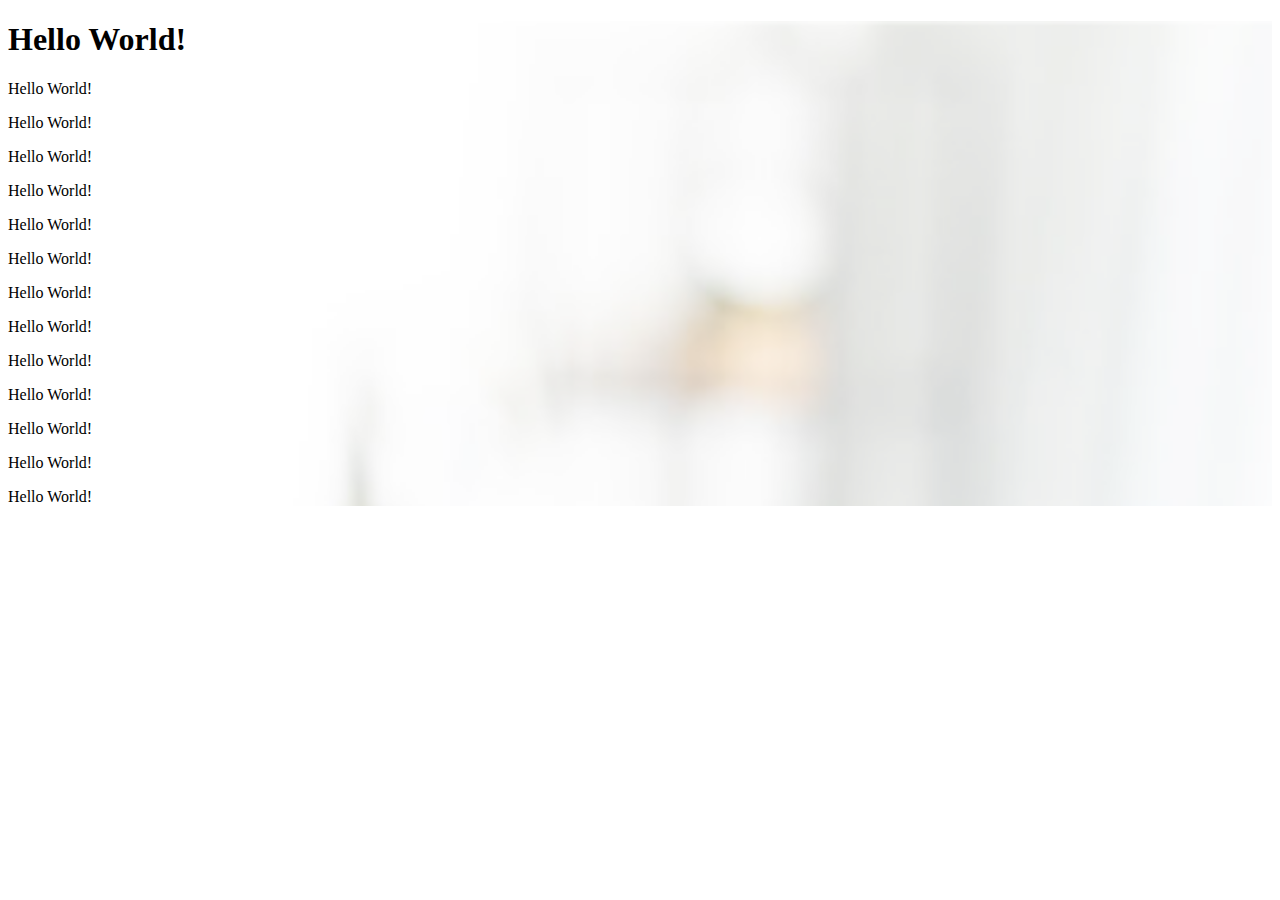
<file: test.html>
<!DOCTYPE html>
<html lang="en">
<head>
	<meta charset="UTF-8">
	<meta name="viewport" content="width=device-width, initial-scale=1.0">
	<title>Document</title>
	<link href="https://cdn.jsdelivr.net/npm/bootstrap@5.3.0/dist/css/bootstrap.min.css" rel="stylesheet" integrity="sha384-9ndCyUaIbzAi2FUVXJi0CjmCapSmO7SnpJef0486qhLnuZ2cdeRhO02iuK6FUUVM" crossorigin="anonymous">
    <link rel="stylesheet" href="css/test.css">
</head>
<body>
	<div class="demo-wrap">
		<div class="demo-content">
		  <h1>Hello World!</h1>
		  <p>Hello World!</p>
		  <p>Hello World!</p>
		  <p>Hello World!</p>
		  <p>Hello World!</p>
		  <p>Hello World!</p>
		  <p>Hello World!</p>
		  <p>Hello World!</p>
		  <p>Hello World!</p>
		  <p>Hello World!</p>
		  <p>Hello World!</p>
		  <p>Hello World!</p>
		  <p>Hello World!</p>
		  <p>Hello World!</p>

		</div>
	  </div>
	

<script src="https://cdn.jsdelivr.net/npm/bootstrap@5.3.0/dist/js/bootstrap.bundle.min.js" integrity="sha384-geWF76RCwLtnZ8qwWowPQNguL3RmwHVBC9FhGdlKrxdiJJigb/j/68SIy3Te4Bkz" crossorigin="anonymous"></script>
</body>
</html>
</file>
<file: css/test.css>
.demo-wrap {
	position: relative;
}
  
.demo-wrap:before {
	content: '';
	display: block;
	position: absolute;
	left: 0;
	top: 0;
	width: 100%;
	height: 100%;
	opacity: 0.5;
	background-image: url("../img/discription_background.png");
	background-repeat: no-repeat;
	background-position: 50% 0;
	background-size: cover;
}
  
.demo-content {
	position: relative;
}
</file>
<file: css/index.css>
@import url(global.css);
@import url(header.css);
@import url(main.css);
@import url(footer.css);
@import url(change_bootstrap.css);
@import url(meat.css);
@import url(advantages.css);
@import url(include.css);
@import url(functions.css);
</file>
